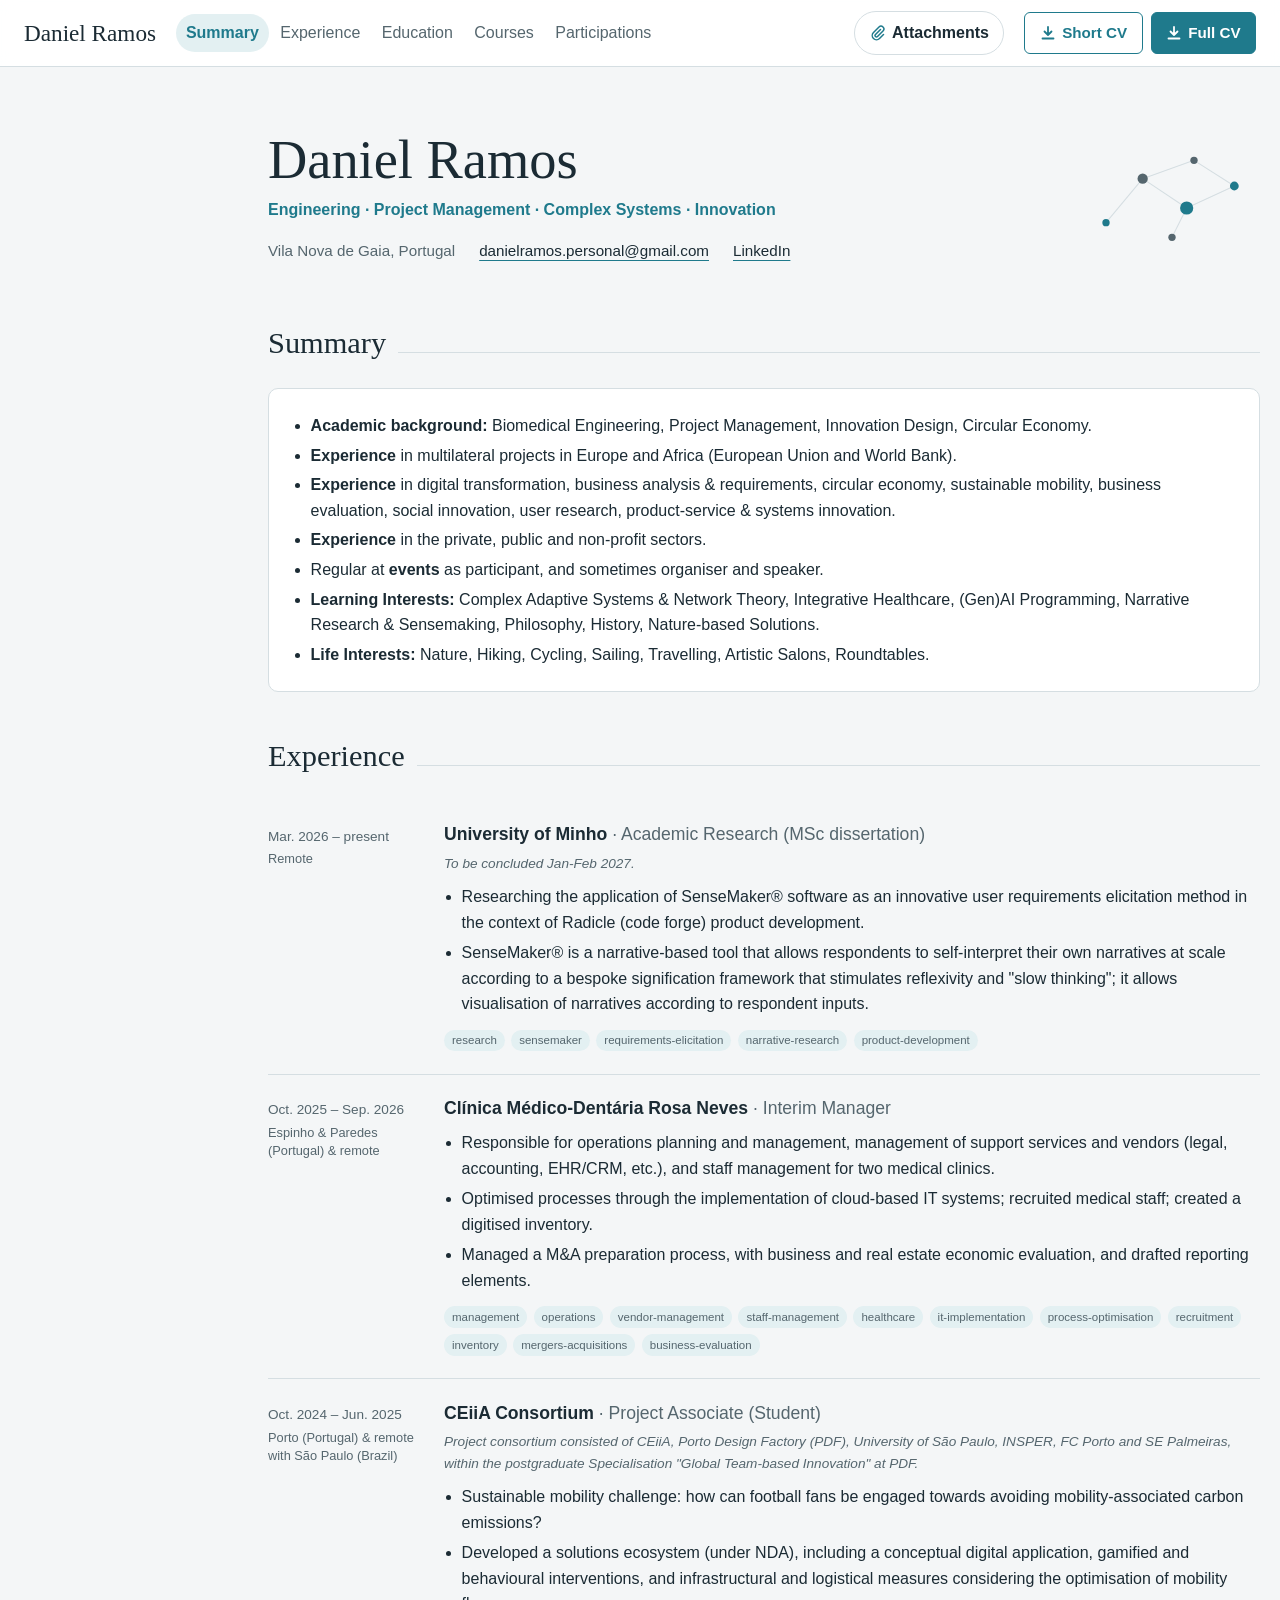
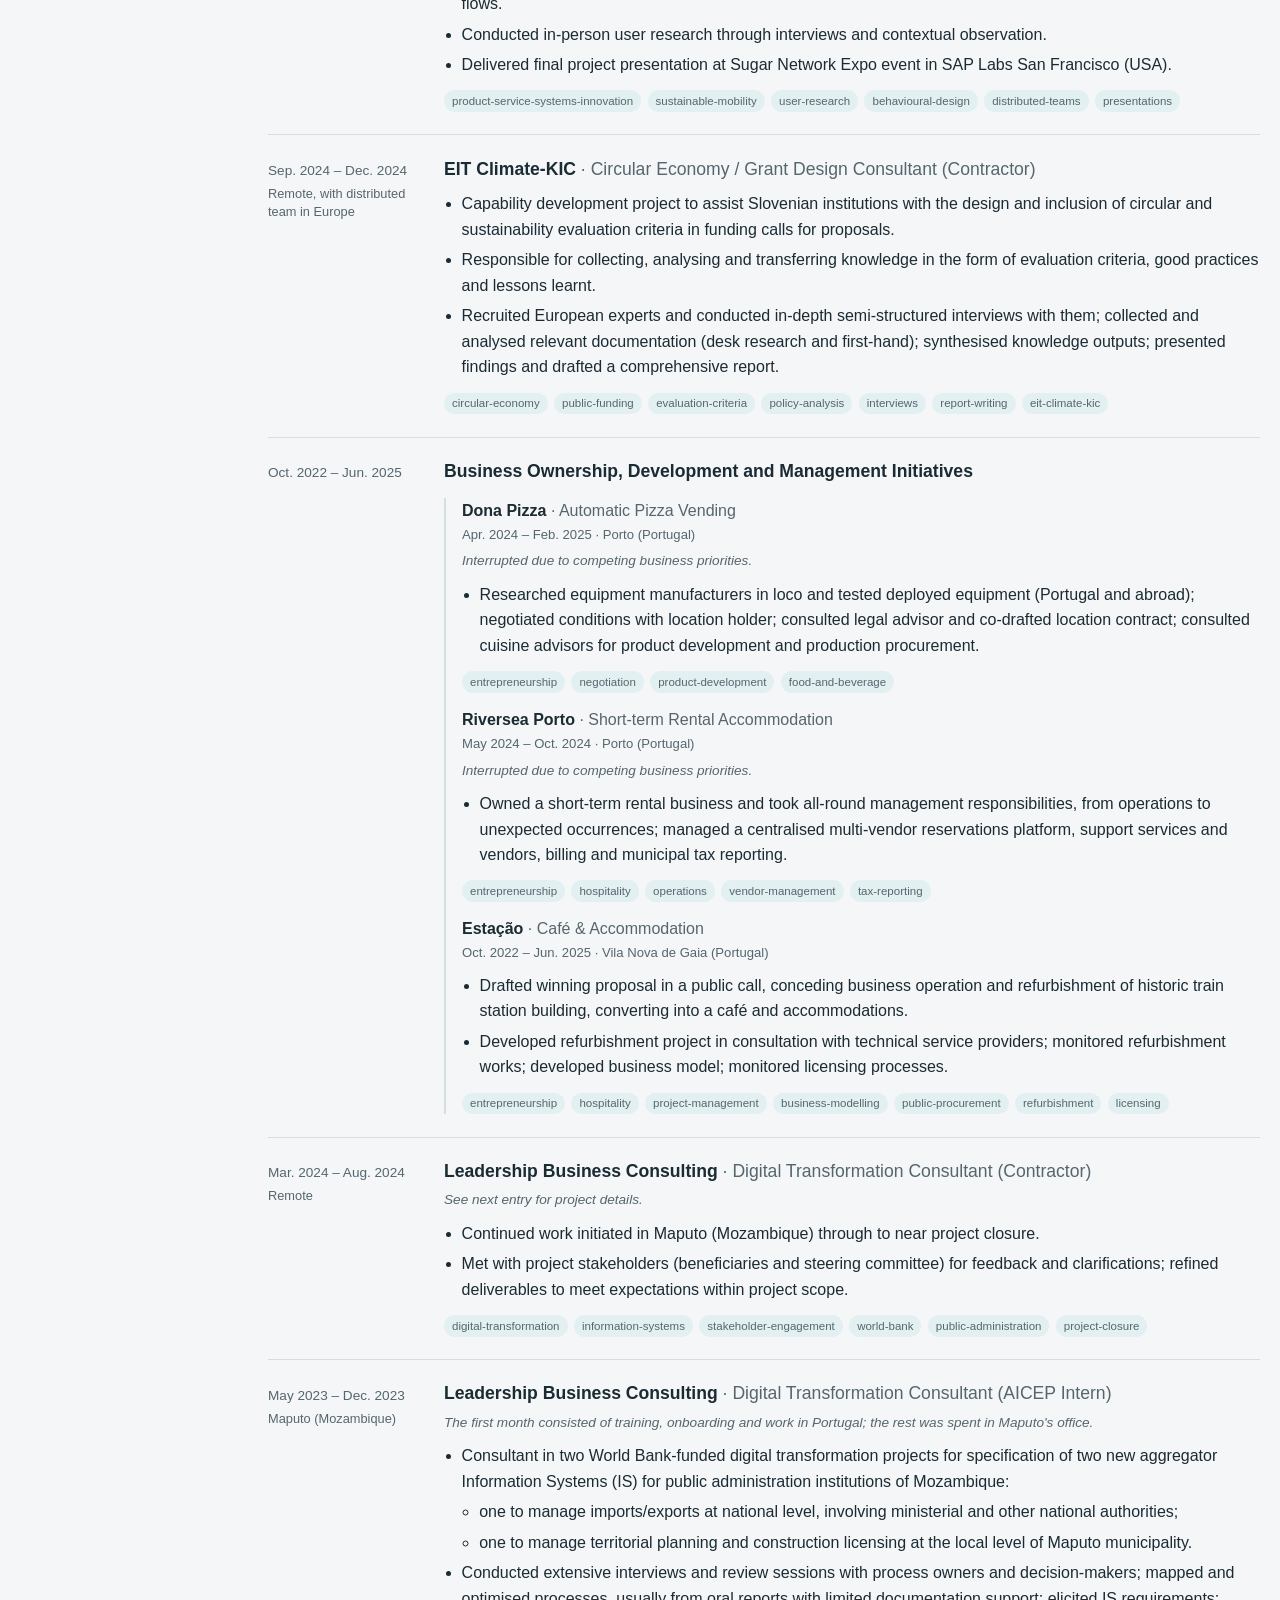
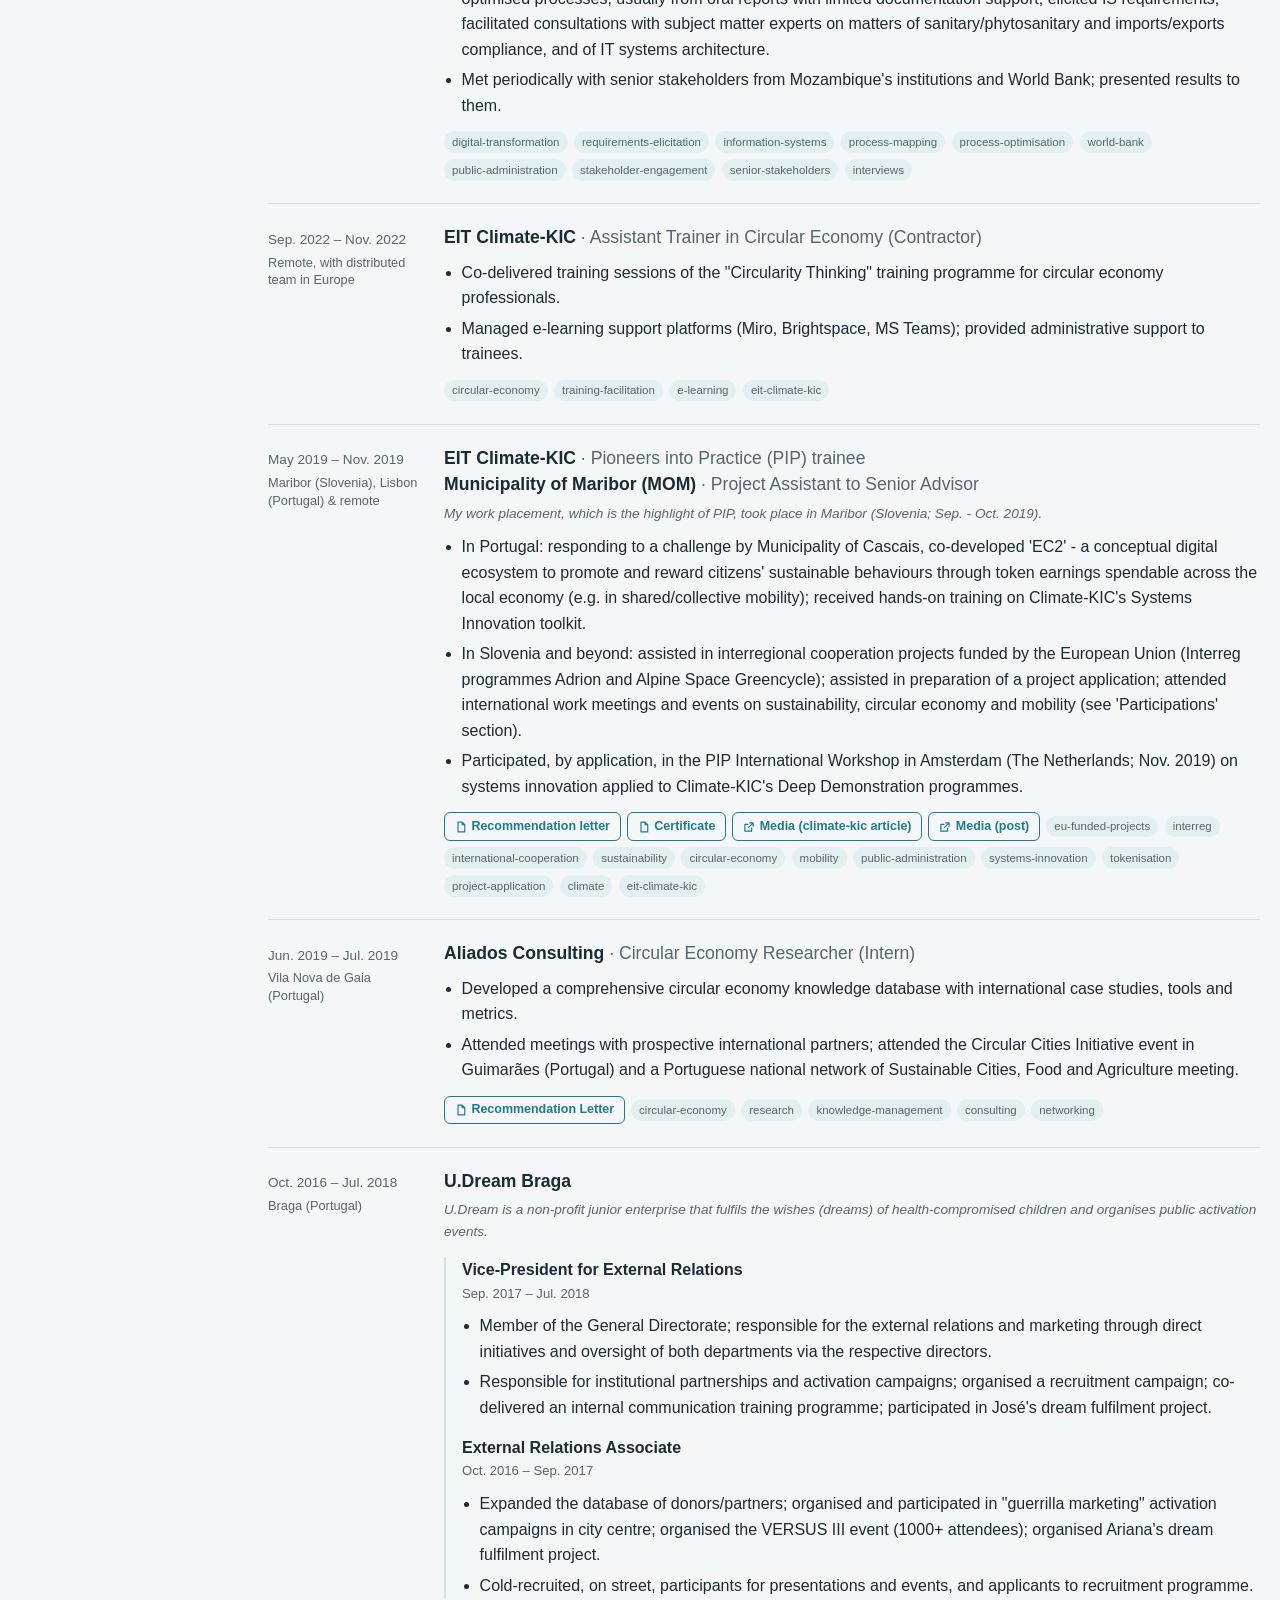
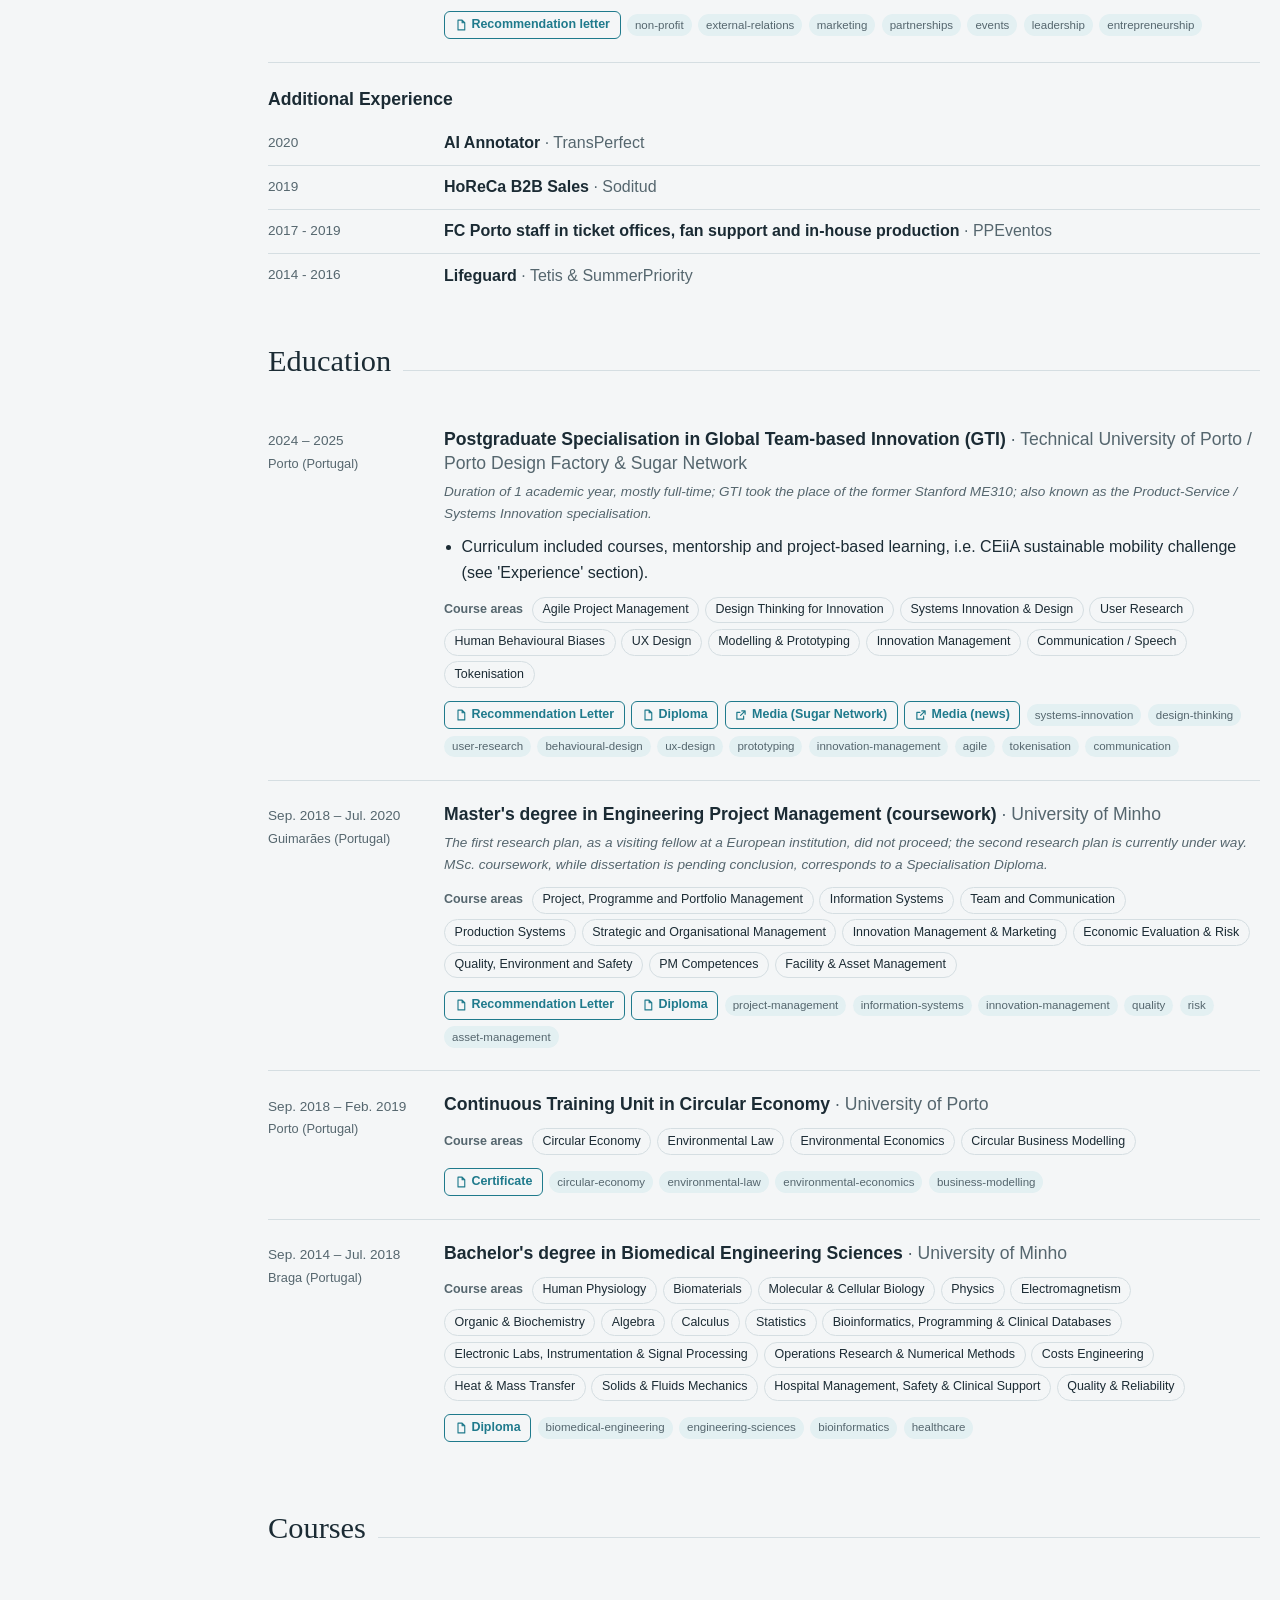
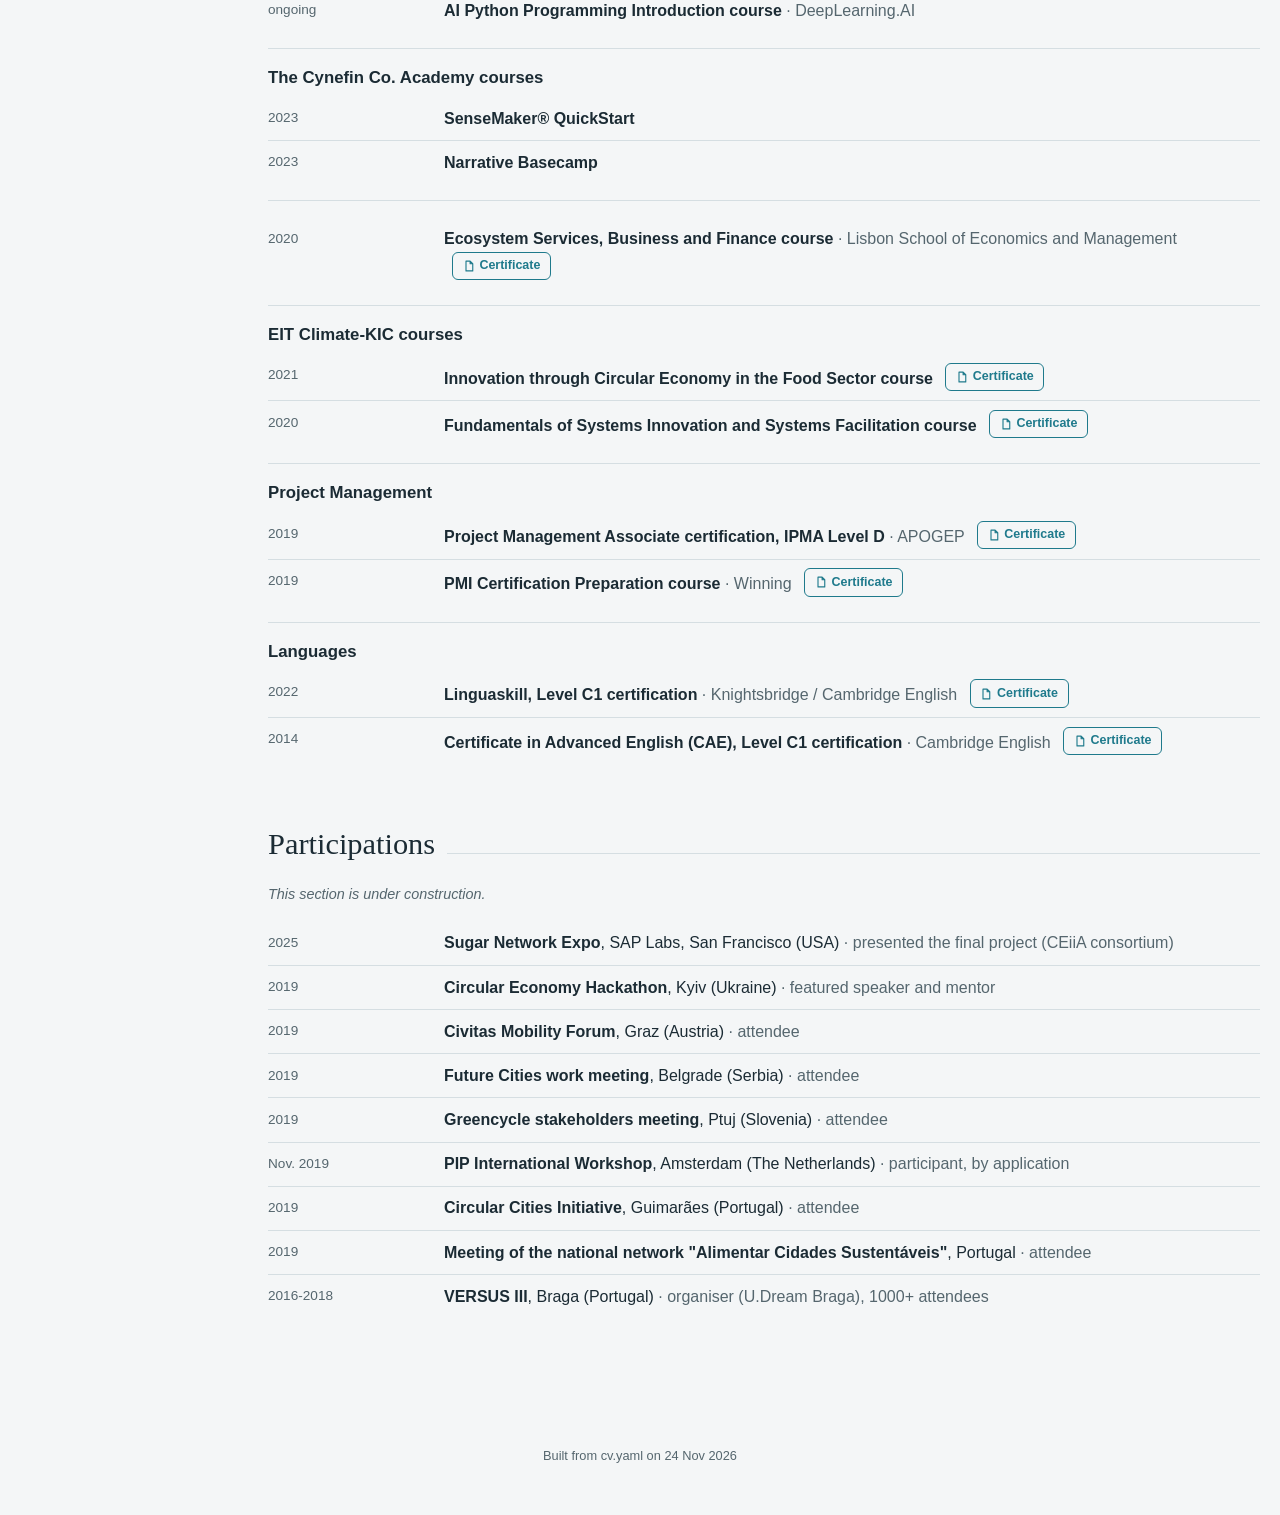
<file: index.html>
<!DOCTYPE html>
<html lang="en">
<head>
<meta charset="utf-8">
<meta name="viewport" content="width=device-width, initial-scale=1">
<title>Daniel Ramos: CV</title>
<meta name="description" content="Extended CV of Daniel Ramos: experience, education, participations and credentials.">
<link rel="stylesheet" href="style.css">
</head>
<body>

<svg width="0" height="0" style="position:absolute" aria-hidden="true">
  <symbol id="i-dl" viewBox="0 0 16 16"><path d="M8 2v8m0 0L4.5 6.5M8 10l3.5-3.5M2.5 13.5h11" stroke="currentColor" stroke-width="1.8" fill="none" stroke-linecap="round" stroke-linejoin="round"/></symbol>
  <symbol id="i-doc" viewBox="0 0 16 16"><path d="M4 1.5h5.5L13 5v9.5H4z M9.5 1.5V5H13" stroke="currentColor" stroke-width="1.5" fill="none" stroke-linejoin="round"/></symbol>
  <symbol id="i-link" viewBox="0 0 16 16"><path d="M9 2.5h4.5V7M13.5 2.5L7.5 8.5M11.5 9.5v4h-9v-9h4" stroke="currentColor" stroke-width="1.6" fill="none" stroke-linecap="round" stroke-linejoin="round"/></symbol>
  <symbol id="i-clip" viewBox="0 0 16 16"><path d="M10.5 4.5l-5 5a1.4 1.4 0 0 0 2 2l5.5-5.5a2.8 2.8 0 0 0-4-4L3.5 7.5a4.2 4.2 0 0 0 6 6l4-4" stroke="currentColor" stroke-width="1.5" fill="none" stroke-linecap="round" stroke-linejoin="round"/></symbol>
  <symbol id="i-mail" viewBox="0 0 16 16"><rect x="1.5" y="3.5" width="13" height="9" rx="1.5" stroke="currentColor" stroke-width="1.5" fill="none"/><path d="M2 4.5l6 4.5 6-4.5" stroke="currentColor" stroke-width="1.5" fill="none" stroke-linejoin="round"/></symbol>
</svg>

<header class="topbar">
  <div class="topbar-inner">
    <a class="brand serif" href="#top">Daniel Ramos</a>
    <nav class="nav" aria-label="Sections">
      <a href="#summary">Summary</a>
      <a href="#experience">Experience</a>
      <a href="#education">Education</a>
      <a href="#courses">Courses</a>
      <a href="#participations">Participations</a>
    </nav>
    <a class="attach-btn" href="attachments.html"><svg><use href="#i-clip"/></svg><span>Attachments</span></a>
    <div class="downloads">
      <a class="btn ghost" href="Daniel_Ramos_CV_Short.pdf" target="_blank" rel="noopener" title="Short CV (PDF)"><svg><use href="#i-dl"/></svg><span>Short CV</span></a>
      <a class="btn primary" href="Daniel_Ramos_CV_Extended.pdf" target="_blank" rel="noopener" title="Full CV (PDF)"><svg><use href="#i-dl"/></svg><span>Full CV</span></a>
    </div>
  </div>
</header>


<div class="layout" id="top">
  <aside class="sidemenu" aria-label="Entries in this section">
    <nav id="sidemenu"></nav>
  </aside>

  <main>
    <div class="hero">
      <div>
        <h1 class="serif">Daniel Ramos</h1>
        <p class="role">Engineering · Project Management · Complex Systems · Innovation</p>
        <ul class="contact">
          <li>Vila Nova de Gaia, Portugal</li>
          <li><a href="mailto:danielramos.personal@gmail.com">danielramos.personal@gmail.com</a></li>
          <li><a href="https://linkedin.com/in/danielbpramos">LinkedIn</a></li>
        </ul>
      </div>
      <svg viewBox="0 0 240 150" aria-hidden="true">
        <path class="edge" d="M30 110 L80 50"/><path class="edge" d="M80 50 L140 90"/>
        <path class="edge" d="M80 50 L150 25"/><path class="edge" d="M140 90 L205 60"/>
        <path class="edge" d="M140 90 L120 130"/><path class="edge" d="M150 25 L205 60"/>
        <circle class="node" cx="30" cy="110" r="5"/><circle class="node quiet" cx="80" cy="50" r="7"/>
        <circle class="node" cx="140" cy="90" r="9"/><circle class="node quiet" cx="150" cy="25" r="5"/>
        <circle class="node" cx="205" cy="60" r="6"/><circle class="node quiet" cx="120" cy="130" r="5"/>
      </svg>
    </div>

    <section class="cv" id="summary" data-label="Summary">
      <h2 class="serif">Summary</h2>
      <div class="card">
        <ul>
          <li><b>Academic background:</b> Biomedical Engineering, Project Management, Innovation Design, Circular Economy.</li>
          <li><b>Experience</b> in multilateral projects in Europe and Africa (European Union and World Bank).</li>
          <li><b>Experience</b> in digital transformation, business analysis &amp; requirements, circular economy, sustainable mobility, business evaluation, social innovation, user research, product-service &amp; systems innovation.</li>
          <li><b>Experience</b> in the private, public and non-profit sectors.</li>
          <li>Regular at <b>events</b> as participant, and sometimes organiser and speaker.</li>
          <li><b>Learning Interests:</b> Complex Adaptive Systems &amp; Network Theory, Integrative Healthcare, (Gen)AI Programming, Narrative Research &amp; Sensemaking, Philosophy, History, Nature-based Solutions.</li>
          <li><b>Life Interests:</b> Nature, Hiking, Cycling, Sailing, Travelling, Artistic Salons, Roundtables.</li>
        </ul>
      </div>
    </section>

    <section class="cv" id="experience" data-label="Experience">
      <h2 class="serif">Experience</h2>
      <article class="entry" id="minho-research" data-nav="University of Minho" data-sub="since 2026">
        <div class="when">Mar. 2026 – present<span class="where">Remote</span></div>
        <div>
          <h3><span class="org">University of Minho</span><span class="title">Academic Research (MSc dissertation)</span></h3>
          <p class="note">To be concluded Jan-Feb 2027.</p><ul>
  <li>Researching the application of SenseMaker® software as an innovative user requirements elicitation method in the context of Radicle (code forge) product development.</li>
  <li>SenseMaker® is a narrative-based tool that allows respondents to self-interpret their own narratives at scale according to a bespoke signification framework that stimulates reflexivity and &#34;slow thinking&#34;; it allows visualisation of narratives according to respondent inputs.</li>
</ul>
          <div class="meta-row"><span class="tag">research</span><span class="tag">sensemaker</span><span class="tag">requirements-elicitation</span><span class="tag">narrative-research</span><span class="tag">product-development</span></div>
        </div>
      </article>
      <article class="entry" id="rosa-neves" data-nav="Clínica Rosa Neves" data-sub="2025–26">
        <div class="when">Oct. 2025 – Sep. 2026<span class="where">Espinho &amp; Paredes (Portugal) &amp; remote</span></div>
        <div>
          <h3><span class="org">Clínica Médico-Dentária Rosa Neves</span><span class="title">Interim Manager</span></h3><ul>
  <li>Responsible for operations planning and management, management of support services and vendors (legal, accounting, EHR/CRM, etc.), and staff management for two medical clinics.</li>
  <li>Optimised processes through the implementation of cloud-based IT systems; recruited medical staff; created a digitised inventory.</li>
  <li>Managed a M&amp;A preparation process, with business and real estate economic evaluation, and drafted reporting elements.</li>
</ul>
          <div class="meta-row"><span class="tag">management</span><span class="tag">operations</span><span class="tag">vendor-management</span><span class="tag">staff-management</span><span class="tag">healthcare</span><span class="tag">it-implementation</span><span class="tag">process-optimisation</span><span class="tag">recruitment</span><span class="tag">inventory</span><span class="tag">mergers-acquisitions</span><span class="tag">business-evaluation</span></div>
        </div>
      </article>
      <article class="entry" id="ceiia" data-nav="CEiiA Consortium" data-sub="2024–25">
        <div class="when">Oct. 2024 – Jun. 2025<span class="where">Porto (Portugal) &amp; remote with São Paulo (Brazil)</span></div>
        <div>
          <h3><span class="org">CEiiA Consortium</span><span class="title">Project Associate (Student)</span></h3>
          <p class="note">Project consortium consisted of CEiiA, Porto Design Factory (PDF), University of São Paulo, INSPER, FC Porto and SE Palmeiras, within the postgraduate Specialisation &#34;Global Team-based Innovation&#34; at PDF.</p><ul>
  <li>Sustainable mobility challenge: how can football fans be engaged towards avoiding mobility-associated carbon emissions?</li>
  <li>Developed a solutions ecosystem (under NDA), including a conceptual digital application, gamified and behavioural interventions, and infrastructural and logistical measures considering the optimisation of mobility flows.</li>
  <li>Conducted in-person user research through interviews and contextual observation.</li>
  <li>Delivered final project presentation at Sugar Network Expo event in SAP Labs San Francisco (USA).</li>
</ul>
          <div class="meta-row"><span class="tag">product-service-systems-innovation</span><span class="tag">sustainable-mobility</span><span class="tag">user-research</span><span class="tag">behavioural-design</span><span class="tag">distributed-teams</span><span class="tag">presentations</span></div>
        </div>
      </article>
      <article class="entry" id="eit-grant-design" data-nav="EIT Climate-KIC" data-sub="2024">
        <div class="when">Sep. 2024 – Dec. 2024<span class="where">Remote, with distributed team in Europe</span></div>
        <div>
          <h3><span class="org">EIT Climate-KIC</span><span class="title">Circular Economy / Grant Design Consultant (Contractor)</span></h3><ul>
  <li>Capability development project to assist Slovenian institutions with the design and inclusion of circular and sustainability evaluation criteria in funding calls for proposals.</li>
  <li>Responsible for collecting, analysing and transferring knowledge in the form of evaluation criteria, good practices and lessons learnt.</li>
  <li>Recruited European experts and conducted in-depth semi-structured interviews with them; collected and analysed relevant documentation (desk research and first-hand); synthesised knowledge outputs; presented findings and drafted a comprehensive report.</li>
</ul>
          <div class="meta-row"><span class="tag">circular-economy</span><span class="tag">public-funding</span><span class="tag">evaluation-criteria</span><span class="tag">policy-analysis</span><span class="tag">interviews</span><span class="tag">report-writing</span><span class="tag">eit-climate-kic</span></div>
        </div>
      </article>
      <article class="entry" id="ventures" data-nav="Own ventures" data-sub="2022–25">
        <div class="when">Oct. 2022 – Jun. 2025</div>
        <div>
          <h3><span class="org">Business Ownership, Development and Management Initiatives</span></h3>
          <div class="roles">
            <div class="role-item">
              <h4>Dona Pizza <span class="sub">· Automatic Pizza Vending</span></h4>
              <div class="dates">Apr. 2024 – Feb. 2025 · Porto (Portugal)</div>
              <p class="note">Interrupted due to competing business priorities.</p><ul>
  <li>Researched equipment manufacturers in loco and tested deployed equipment (Portugal and abroad); negotiated conditions with location holder; consulted legal advisor and co-drafted location contract; consulted cuisine advisors for product development and production procurement.</li>
</ul>
              <div class="meta-row"><span class="tag">entrepreneurship</span><span class="tag">negotiation</span><span class="tag">product-development</span><span class="tag">food-and-beverage</span></div>
            </div>
            <div class="role-item">
              <h4>Riversea Porto <span class="sub">· Short-term Rental Accommodation</span></h4>
              <div class="dates">May 2024 – Oct. 2024 · Porto (Portugal)</div>
              <p class="note">Interrupted due to competing business priorities.</p><ul>
  <li>Owned a short-term rental business and took all-round management responsibilities, from operations to unexpected occurrences; managed a centralised multi-vendor reservations platform, support services and vendors, billing and municipal tax reporting.</li>
</ul>
              <div class="meta-row"><span class="tag">entrepreneurship</span><span class="tag">hospitality</span><span class="tag">operations</span><span class="tag">vendor-management</span><span class="tag">tax-reporting</span></div>
            </div>
            <div class="role-item">
              <h4>Estação <span class="sub">· Café &amp; Accommodation</span></h4>
              <div class="dates">Oct. 2022 – Jun. 2025 · Vila Nova de Gaia (Portugal)</div><ul>
  <li>Drafted winning proposal in a public call, conceding business operation and refurbishment of historic train station building, converting into a café and accommodations.</li>
  <li>Developed refurbishment project in consultation with technical service providers; monitored refurbishment works; developed business model; monitored licensing processes.</li>
</ul>
              <div class="meta-row"><span class="tag">entrepreneurship</span><span class="tag">hospitality</span><span class="tag">project-management</span><span class="tag">business-modelling</span><span class="tag">public-procurement</span><span class="tag">refurbishment</span><span class="tag">licensing</span></div>
            </div>
          </div>
          <div class="meta-row"></div>
        </div>
      </article>
      <article class="entry" id="lbc-remote" data-nav="Leadership Business Consulting" data-sub="2024">
        <div class="when">Mar. 2024 – Aug. 2024<span class="where">Remote</span></div>
        <div>
          <h3><span class="org">Leadership Business Consulting</span><span class="title">Digital Transformation Consultant (Contractor)</span></h3>
          <p class="note">See next entry for project details.</p><ul>
  <li>Continued work initiated in Maputo (Mozambique) through to near project closure.</li>
  <li>Met with project stakeholders (beneficiaries and steering committee) for feedback and clarifications; refined deliverables to meet expectations within project scope.</li>
</ul>
          <div class="meta-row"><span class="tag">digital-transformation</span><span class="tag">information-systems</span><span class="tag">stakeholder-engagement</span><span class="tag">world-bank</span><span class="tag">public-administration</span><span class="tag">project-closure</span></div>
        </div>
      </article>
      <article class="entry" id="lbc-maputo" data-nav="Leadership Business Consulting" data-sub="2023">
        <div class="when">May 2023 – Dec. 2023<span class="where">Maputo (Mozambique)</span></div>
        <div>
          <h3><span class="org">Leadership Business Consulting</span><span class="title">Digital Transformation Consultant (AICEP Intern)</span></h3>
          <p class="note">The first month consisted of training, onboarding and work in Portugal; the rest was spent in Maputo&#39;s office.</p><ul>
  <li>Consultant in two World Bank-funded digital transformation projects for specification of two new aggregator Information Systems (IS) for public administration institutions of Mozambique:<ul>
  <li>one to manage imports/exports at national level, involving ministerial and other national authorities;</li>
  <li>one to manage territorial planning and construction licensing at the local level of Maputo municipality.</li>
</ul></li>
  <li>Conducted extensive interviews and review sessions with process owners and decision-makers; mapped and optimised processes, usually from oral reports with limited documentation support; elicited IS requirements; facilitated consultations with subject matter experts on matters of sanitary/phytosanitary and imports/exports compliance, and of IT systems architecture.</li>
  <li>Met periodically with senior stakeholders from Mozambique&#39;s institutions and World Bank; presented results to them.</li>
</ul>
          <div class="meta-row"><span class="tag">digital-transformation</span><span class="tag">requirements-elicitation</span><span class="tag">information-systems</span><span class="tag">process-mapping</span><span class="tag">process-optimisation</span><span class="tag">world-bank</span><span class="tag">public-administration</span><span class="tag">stakeholder-engagement</span><span class="tag">senior-stakeholders</span><span class="tag">interviews</span></div>
        </div>
      </article>
      <article class="entry" id="eit-trainer" data-nav="EIT Climate-KIC" data-sub="2022">
        <div class="when">Sep. 2022 – Nov. 2022<span class="where">Remote, with distributed team in Europe</span></div>
        <div>
          <h3><span class="org">EIT Climate-KIC</span><span class="title">Assistant Trainer in Circular Economy (Contractor)</span></h3><ul>
  <li>Co-delivered training sessions of the &#34;Circularity Thinking&#34; training programme for circular economy professionals.</li>
  <li>Managed e-learning support platforms (Miro, Brightspace, MS Teams); provided administrative support to trainees.</li>
</ul>
          <div class="meta-row"><span class="tag">circular-economy</span><span class="tag">training-facilitation</span><span class="tag">e-learning</span><span class="tag">eit-climate-kic</span></div>
        </div>
      </article>
      <article class="entry" id="pip-maribor" data-nav="EIT Climate-KIC PIP / Maribor" data-sub="2019">
        <div class="when">May 2019 – Nov. 2019<span class="where">Maribor (Slovenia), Lisbon (Portugal) &amp; remote</span></div>
        <div>
          <h3><span class="org">EIT Climate-KIC</span><span class="title">Pioneers into Practice (PIP) trainee</span></h3>
          <h3><span class="org">Municipality of Maribor (MOM)</span><span class="title">Project Assistant to Senior Advisor</span></h3>
          <p class="note">My work placement, which is the highlight of PIP, took place in Maribor (Slovenia; Sep. - Oct. 2019).</p><ul>
  <li>In Portugal: responding to a challenge by Municipality of Cascais, co-developed &#39;EC2&#39; - a conceptual digital ecosystem to promote and reward citizens&#39; sustainable behaviours through token earnings spendable across the local economy (e.g. in shared/collective mobility); received hands-on training on Climate-KIC&#39;s Systems Innovation toolkit.</li>
  <li>In Slovenia and beyond: assisted in interregional cooperation projects funded by the European Union (Interreg programmes Adrion and Alpine Space Greencycle); assisted in preparation of a project application; attended international work meetings and events on sustainability, circular economy and mobility (see &#39;Participations&#39; section).</li>
  <li>Participated, by application, in the PIP International Workshop in Amsterdam (The Netherlands; Nov. 2019) on systems innovation applied to Climate-KIC&#39;s Deep Demonstration programmes.</li>
</ul>
          <div class="meta-row">
  <a class="attach letter" href="https://1drv.ms/b/c/8a19d365ff2f0085/IQCFAC__ZdMZIICKbTEAAAAAASNOQvRAVG5K9m9awqSDk-c?e=VgTwwV" target="_blank" rel="noopener"><svg><use href="#i-doc"/></svg>Recommendation letter</a>
  <a class="attach certificate" href="https://1drv.ms/b/c/8a19d365ff2f0085/IQCFAC__ZdMZIICKYjEAAAAAAanJF-kUmLMT4I1akM0ANhQ?e=BHGEe3" target="_blank" rel="noopener"><svg><use href="#i-doc"/></svg>Certificate</a>
  <a class="attach media" href="https://1drv.ms/b/c/8a19d365ff2f0085/IQCYS03khYY8T6g4ZEWaHvpeAVyMrxrAo3sP3s7tUxN_wU4?e=eWPwon" target="_blank" rel="noopener"><svg><use href="#i-link"/></svg>Media (climate-kic article)</a>
  <a class="attach media" href="https://www.facebook.com/climatetalent/photos/2461295827489745" target="_blank" rel="noopener"><svg><use href="#i-link"/></svg>Media (post)</a><span class="tag">eu-funded-projects</span><span class="tag">interreg</span><span class="tag">international-cooperation</span><span class="tag">sustainability</span><span class="tag">circular-economy</span><span class="tag">mobility</span><span class="tag">public-administration</span><span class="tag">systems-innovation</span><span class="tag">tokenisation</span><span class="tag">project-application</span><span class="tag">climate</span><span class="tag">eit-climate-kic</span></div>
        </div>
      </article>
      <article class="entry" id="aliados" data-nav="Aliados Consulting" data-sub="2019">
        <div class="when">Jun. 2019 – Jul. 2019<span class="where">Vila Nova de Gaia (Portugal)</span></div>
        <div>
          <h3><span class="org">Aliados Consulting</span><span class="title">Circular Economy Researcher (Intern)</span></h3><ul>
  <li>Developed a comprehensive circular economy knowledge database with international case studies, tools and metrics.</li>
  <li>Attended meetings with prospective international partners; attended the Circular Cities Initiative event in Guimarães (Portugal) and a Portuguese national network of Sustainable Cities, Food and Agriculture meeting.</li>
</ul>
          <div class="meta-row">
  <a class="attach letter" href="https://1drv.ms/b/c/8a19d365ff2f0085/IQCFAC__ZdMZIICK2jAAAAAAAa7qYZCO0xcNUeWmx-N6Ec8?e=5BIv2d" target="_blank" rel="noopener"><svg><use href="#i-doc"/></svg>Recommendation Letter</a><span class="tag">circular-economy</span><span class="tag">research</span><span class="tag">knowledge-management</span><span class="tag">consulting</span><span class="tag">networking</span></div>
        </div>
      </article>
      <article class="entry" id="udream" data-nav="U.Dream Braga" data-sub="2016–18">
        <div class="when">Oct. 2016 – Jul. 2018<span class="where">Braga (Portugal)</span></div>
        <div>
          <h3><span class="org">U.Dream Braga</span></h3>
          <p class="note">U.Dream is a non-profit junior enterprise that fulfils the wishes (dreams) of health-compromised children and organises public activation events.</p>
          <div class="roles">
            <div class="role-item">
              <h4>Vice-President for External Relations</h4>
              <div class="dates">Sep. 2017 – Jul. 2018</div><ul>
  <li>Member of the General Directorate; responsible for the external relations and marketing through direct initiatives and oversight of both departments via the respective directors.</li>
  <li>Responsible for institutional partnerships and activation campaigns; organised a recruitment campaign; co-delivered an internal communication training programme; participated in José&#39;s dream fulfilment project.</li>
</ul>
              <div class="meta-row"></div>
            </div>
            <div class="role-item">
              <h4>External Relations Associate</h4>
              <div class="dates">Oct. 2016 – Sep. 2017</div><ul>
  <li>Expanded the database of donors/partners; organised and participated in &#34;guerrilla marketing&#34; activation campaigns in city centre; organised the VERSUS III event (1000+ attendees); organised Ariana&#39;s dream fulfilment project.</li>
  <li>Cold-recruited, on street, participants for presentations and events, and applicants to recruitment programme.</li>
</ul>
              <div class="meta-row"></div>
            </div>
          </div>
          <div class="meta-row">
  <a class="attach letter" href="https://1drv.ms/b/c/8a19d365ff2f0085/IQDCbk2CPpbOQJ30gwM4-z6GAWS-Oehiyz18rhPnsIZKDbU?e=FUuwaA" target="_blank" rel="noopener"><svg><use href="#i-doc"/></svg>Recommendation letter</a><span class="tag">non-profit</span><span class="tag">external-relations</span><span class="tag">marketing</span><span class="tag">partnerships</span><span class="tag">events</span><span class="tag">leadership</span><span class="tag">entrepreneurship</span></div>
        </div>
      </article>
      <div class="other" id="other" data-nav="Other" data-sub="Additional experience">
        <h3>Additional Experience</h3>
        <ul class="list">
          <li><span class="date">2020</span><span><span class="what">AI Annotator</span> <span class="detail">· TransPerfect</span></span></li>
          <li><span class="date">2019</span><span><span class="what">HoReCa B2B Sales</span> <span class="detail">· Soditud</span></span></li>
          <li><span class="date">2017 - 2019</span><span><span class="what">FC Porto staff in ticket offices, fan support and in-house production</span> <span class="detail">· PPEventos</span></span></li>
          <li><span class="date">2014 - 2016</span><span><span class="what">Lifeguard</span> <span class="detail">· Tetis &amp; SummerPriority</span></span></li>
        </ul>
      </div>
    </section>

    <section class="cv" id="education" data-label="Education">
      <h2 class="serif">Education</h2>
      <article class="entry" id="gti" data-nav="Global Team-based Innovation" data-sub="2024–25">
        <div class="when">2024 – 2025<span class="where">Porto (Portugal)</span></div>
        <div>
          <h3><span class="org">Postgraduate Specialisation in Global Team-based Innovation (GTI)</span><span class="title">Technical University of Porto / Porto Design Factory &amp; Sugar Network</span></h3>
          <p class="note">Duration of 1 academic year, mostly full-time; GTI took the place of the former Stanford ME310; also known as the Product-Service / Systems Innovation specialisation.</p><ul>
  <li>Curriculum included courses, mentorship and project-based learning, i.e. CEiiA sustainable mobility challenge (see &#39;Experience&#39; section).</li>
</ul>
          <div class="courses"><span class="courses-label">Course areas</span><span class="tag course">Agile Project Management</span><span class="tag course">Design Thinking for Innovation</span><span class="tag course">Systems Innovation &amp; Design</span><span class="tag course">User Research</span><span class="tag course">Human Behavioural Biases</span><span class="tag course">UX Design</span><span class="tag course">Modelling &amp; Prototyping</span><span class="tag course">Innovation Management</span><span class="tag course">Communication / Speech</span><span class="tag course">Tokenisation</span></div>
          <div class="meta-row">
  <a class="attach letter" href="https://1drv.ms/b/c/8a19d365ff2f0085/IQBEGL6NyKgfRL-zOfK8lyE1AaFZSm6fugpn64TIP8Hmy8U?e=7qaSgp" target="_blank" rel="noopener"><svg><use href="#i-doc"/></svg>Recommendation Letter</a>
  <a class="attach diploma" href="https://1drv.ms/b/c/8a19d365ff2f0085/IQAZ__gUfQxmQ6egG7L5T5vZAePhuOZ6kyyXT2YF9s0ZL8Y?e=KC00TI" target="_blank" rel="noopener"><svg><use href="#i-doc"/></svg>Diploma</a>
  <a class="attach media" href="https://www.sugar-network.org/en/projects/player-0-2024-25/" target="_blank" rel="noopener"><svg><use href="#i-link"/></svg>Media (Sugar Network)</a>
  <a class="attach media" href="https://www.utporto.pt/noticias/equipas-da-pos-graduacao-em-gti-da-porto-design-factory-representaram-portugal-na-sugar-expo-na-sap-labs" target="_blank" rel="noopener"><svg><use href="#i-link"/></svg>Media (news)</a><span class="tag">systems-innovation</span><span class="tag">design-thinking</span><span class="tag">user-research</span><span class="tag">behavioural-design</span><span class="tag">ux-design</span><span class="tag">prototyping</span><span class="tag">innovation-management</span><span class="tag">agile</span><span class="tag">tokenisation</span><span class="tag">communication</span></div>
        </div>
      </article>
      <article class="entry" id="minho-msc" data-nav="MSc Engineering Project Management" data-sub="2018–20">
        <div class="when">Sep. 2018 – Jul. 2020<span class="where">Guimarães (Portugal)</span></div>
        <div>
          <h3><span class="org">Master&#39;s degree in Engineering Project Management (coursework)</span><span class="title">University of Minho</span></h3>
          <p class="note">The first research plan, as a visiting fellow at a European institution, did not proceed; the second research plan is currently under way. MSc. coursework, while dissertation is pending conclusion, corresponds to a Specialisation Diploma.</p>
          <div class="courses"><span class="courses-label">Course areas</span><span class="tag course">Project, Programme and Portfolio Management</span><span class="tag course">Information Systems</span><span class="tag course">Team and Communication</span><span class="tag course">Production Systems</span><span class="tag course">Strategic and Organisational Management</span><span class="tag course">Innovation Management &amp; Marketing</span><span class="tag course">Economic Evaluation &amp; Risk</span><span class="tag course">Quality, Environment and Safety</span><span class="tag course">PM Competences</span><span class="tag course">Facility &amp; Asset Management</span></div>
          <div class="meta-row">
  <a class="attach letter" href="https://1drv.ms/b/c/8a19d365ff2f0085/IQCFAC__ZdMZIICK1TAAAAAAAQmV-MOcIYuGYQikG_oNJPg?e=5DW09a" target="_blank" rel="noopener"><svg><use href="#i-doc"/></svg>Recommendation Letter</a>
  <a class="attach diploma" href="https://1drv.ms/b/c/8a19d365ff2f0085/IQCFAC__ZdMZIICK_zAAAAAAAa4hBTPDi0F5Zc9U_c535tE?e=Ae9fyc" target="_blank" rel="noopener"><svg><use href="#i-doc"/></svg>Diploma</a><span class="tag">project-management</span><span class="tag">information-systems</span><span class="tag">innovation-management</span><span class="tag">quality</span><span class="tag">risk</span><span class="tag">asset-management</span></div>
        </div>
      </article>
      <article class="entry" id="porto-ce" data-nav="Circular Economy training" data-sub="2018–19">
        <div class="when">Sep. 2018 – Feb. 2019<span class="where">Porto (Portugal)</span></div>
        <div>
          <h3><span class="org">Continuous Training Unit in Circular Economy</span><span class="title">University of Porto</span></h3>
          <div class="courses"><span class="courses-label">Course areas</span><span class="tag course">Circular Economy</span><span class="tag course">Environmental Law</span><span class="tag course">Environmental Economics</span><span class="tag course">Circular Business Modelling</span></div>
          <div class="meta-row">
  <a class="attach certificate" href="https://1drv.ms/b/c/8a19d365ff2f0085/IQCFAC__ZdMZIICKYTEAAAAAAaoWytsm_MpcPcVce4tJ9nI?e=7B6Rbu" target="_blank" rel="noopener"><svg><use href="#i-doc"/></svg>Certificate</a><span class="tag">circular-economy</span><span class="tag">environmental-law</span><span class="tag">environmental-economics</span><span class="tag">business-modelling</span></div>
        </div>
      </article>
      <article class="entry" id="minho-bsc" data-nav="BSc Biomedical Engineering" data-sub="2014–18">
        <div class="when">Sep. 2014 – Jul. 2018<span class="where">Braga (Portugal)</span></div>
        <div>
          <h3><span class="org">Bachelor&#39;s degree in Biomedical Engineering Sciences</span><span class="title">University of Minho</span></h3>
          <div class="courses"><span class="courses-label">Course areas</span><span class="tag course">Human Physiology</span><span class="tag course">Biomaterials</span><span class="tag course">Molecular &amp; Cellular Biology</span><span class="tag course">Physics</span><span class="tag course">Electromagnetism</span><span class="tag course">Organic &amp; Biochemistry</span><span class="tag course">Algebra</span><span class="tag course">Calculus</span><span class="tag course">Statistics</span><span class="tag course">Bioinformatics, Programming &amp; Clinical Databases</span><span class="tag course">Electronic Labs, Instrumentation &amp; Signal Processing</span><span class="tag course">Operations Research &amp; Numerical Methods</span><span class="tag course">Costs Engineering</span><span class="tag course">Heat &amp; Mass Transfer</span><span class="tag course">Solids &amp; Fluids Mechanics</span><span class="tag course">Hospital Management, Safety &amp; Clinical Support</span><span class="tag course">Quality &amp; Reliability</span></div>
          <div class="meta-row">
  <a class="attach diploma" href="https://1drv.ms/b/c/8a19d365ff2f0085/IQCFAC__ZdMZIICKmjIAAAAAASsOIps8ejfi1RgfZ1IafG0?e=FFdeP1" target="_blank" rel="noopener"><svg><use href="#i-doc"/></svg>Diploma</a><span class="tag">biomedical-engineering</span><span class="tag">engineering-sciences</span><span class="tag">bioinformatics</span><span class="tag">healthcare</span></div>
        </div>
      </article>
    </section>

    <section class="cv" id="courses" data-label="Courses">
      <h2 class="serif">Courses</h2>
      <div class="cert-group" id="cert-ai-python" data-nav="AI Python Programming Introduction course">
        <ul class="list">
          <li><span class="date">ongoing</span><span><span class="what">AI Python Programming Introduction course</span> <span class="detail">· DeepLearning.AI</span></span></li>
        </ul>
      </div>
      <div class="cert-group" id="cert-cynefin" data-nav="The Cynefin Co. Academy courses">
        <h3>The Cynefin Co. Academy courses</h3>
        <ul class="list">
          <li><span class="date">2023</span><span><span class="what">SenseMaker® QuickStart</span></span></li>
          <li><span class="date">2023</span><span><span class="what">Narrative Basecamp</span></span></li>
        </ul>
      </div>
      <div class="cert-group" id="cert-ecosystem" data-nav="Ecosystem Services, Business and Finance course">
        <ul class="list">
          <li><span class="date">2020</span><span><span class="what">Ecosystem Services, Business and Finance course</span> <span class="detail">· Lisbon School of Economics and Management</span>
  <a class="attach certificate" href="https://1drv.ms/b/c/8a19d365ff2f0085/IQCFAC__ZdMZIICKJDEAAAAAAQEb_wWhQ5sRZAE-PZomFJo?e=vX9jX9" target="_blank" rel="noopener"><svg><use href="#i-doc"/></svg>Certificate</a></span></li>
        </ul>
      </div>
      <div class="cert-group" id="cert-eit" data-nav="EIT Climate-KIC courses">
        <h3>EIT Climate-KIC courses</h3>
        <ul class="list">
          <li><span class="date">2021</span><span><span class="what">Innovation through Circular Economy in the Food Sector course</span>
  <a class="attach certificate" href="https://1drv.ms/b/c/8a19d365ff2f0085/IQCFAC__ZdMZIICKxjAAAAAAAcHYHtZisJdecreUQ5Jr77A?e=4G8CSu" target="_blank" rel="noopener"><svg><use href="#i-doc"/></svg>Certificate</a></span></li>
          <li><span class="date">2020</span><span><span class="what">Fundamentals of Systems Innovation and Systems Facilitation course</span>
  <a class="attach certificate" href="https://1drv.ms/b/c/8a19d365ff2f0085/IQCFAC__ZdMZIICKxzAAAAAAAZLNVsC9-7udCSAOjJqWs4E?e=PAfp8i" target="_blank" rel="noopener"><svg><use href="#i-doc"/></svg>Certificate</a></span></li>
        </ul>
      </div>
      <div class="cert-group" id="cert-pm" data-nav="Project Management">
        <h3>Project Management</h3>
        <ul class="list">
          <li><span class="date">2019</span><span><span class="what">Project Management Associate certification, IPMA Level D</span> <span class="detail">· APOGEP</span>
  <a class="attach certificate" href="https://1drv.ms/b/c/8a19d365ff2f0085/IQCFAC__ZdMZIICK9DAAAAAAAffGWIj_XI_co0VE6pxFzoQ?e=I4Qk68" target="_blank" rel="noopener"><svg><use href="#i-doc"/></svg>Certificate</a></span></li>
          <li><span class="date">2019</span><span><span class="what">PMI Certification Preparation course</span> <span class="detail">· Winning</span>
  <a class="attach certificate" href="https://1drv.ms/b/c/8a19d365ff2f0085/IQCFAC__ZdMZIICKIjEAAAAAAYeTbyKiJKqz0iAod7VzXZA?e=8d17OD" target="_blank" rel="noopener"><svg><use href="#i-doc"/></svg>Certificate</a></span></li>
        </ul>
      </div>
      <div class="cert-group" id="cert-languages" data-nav="Languages">
        <h3>Languages</h3>
        <ul class="list">
          <li><span class="date">2022</span><span><span class="what">Linguaskill, Level C1 certification</span> <span class="detail">· Knightsbridge / Cambridge English</span>
  <a class="attach certificate" href="https://1drv.ms/b/c/8a19d365ff2f0085/IQCFAC__ZdMZIICK4jEAAAAAATKOk4wrvXovXDhd3HeIiv8?e=HlVT4R" target="_blank" rel="noopener"><svg><use href="#i-doc"/></svg>Certificate</a></span></li>
          <li><span class="date">2014</span><span><span class="what">Certificate in Advanced English (CAE), Level C1 certification</span> <span class="detail">· Cambridge English</span>
  <a class="attach certificate" href="https://1drv.ms/b/c/8a19d365ff2f0085/IQCFAC__ZdMZIICKzjAAAAAAAQDxrmFy7xjrei_ZGdTbXGs?e=qH5wQq" target="_blank" rel="noopener"><svg><use href="#i-doc"/></svg>Certificate</a></span></li>
        </ul>
      </div>
    </section>

    <section class="cv" id="participations" data-label="Participations">
      <h2 class="serif">Participations</h2>
      <p class="section-note">This section is under construction.</p>
      <ul class="list">
        <li><span class="date">2025</span><span><span class="what">Sugar Network Expo</span>, SAP Labs, San Francisco (USA) <span class="detail">· presented the final project (CEiiA consortium)</span></span></li>
        <li><span class="date">2019</span><span><span class="what">Circular Economy Hackathon</span>, Kyiv (Ukraine) <span class="detail">· featured speaker and mentor</span></span></li>
        <li><span class="date">2019</span><span><span class="what">Civitas Mobility Forum</span>, Graz (Austria) <span class="detail">· attendee</span></span></li>
        <li><span class="date">2019</span><span><span class="what">Future Cities work meeting</span>, Belgrade (Serbia) <span class="detail">· attendee</span></span></li>
        <li><span class="date">2019</span><span><span class="what">Greencycle stakeholders meeting</span>, Ptuj (Slovenia) <span class="detail">· attendee</span></span></li>
        <li><span class="date">Nov. 2019</span><span><span class="what">PIP International Workshop</span>, Amsterdam (The Netherlands) <span class="detail">· participant, by application</span></span></li>
        <li><span class="date">2019</span><span><span class="what">Circular Cities Initiative</span>, Guimarães (Portugal) <span class="detail">· attendee</span></span></li>
        <li><span class="date">2019</span><span><span class="what">Meeting of the national network &#34;Alimentar Cidades Sustentáveis&#34;</span>, Portugal <span class="detail">· attendee</span></span></li>
        <li><span class="date">2016-2018</span><span><span class="what">VERSUS III</span>, Braga (Portugal) <span class="detail">· organiser (U.Dream Braga), 1000+ attendees</span></span></li>
      </ul>
    </section>

  </main>
</div>


<footer>Built from cv.yaml on 24 Nov 2026</footer>
<script src="script.js"></script>
</body>
</html>
</file>
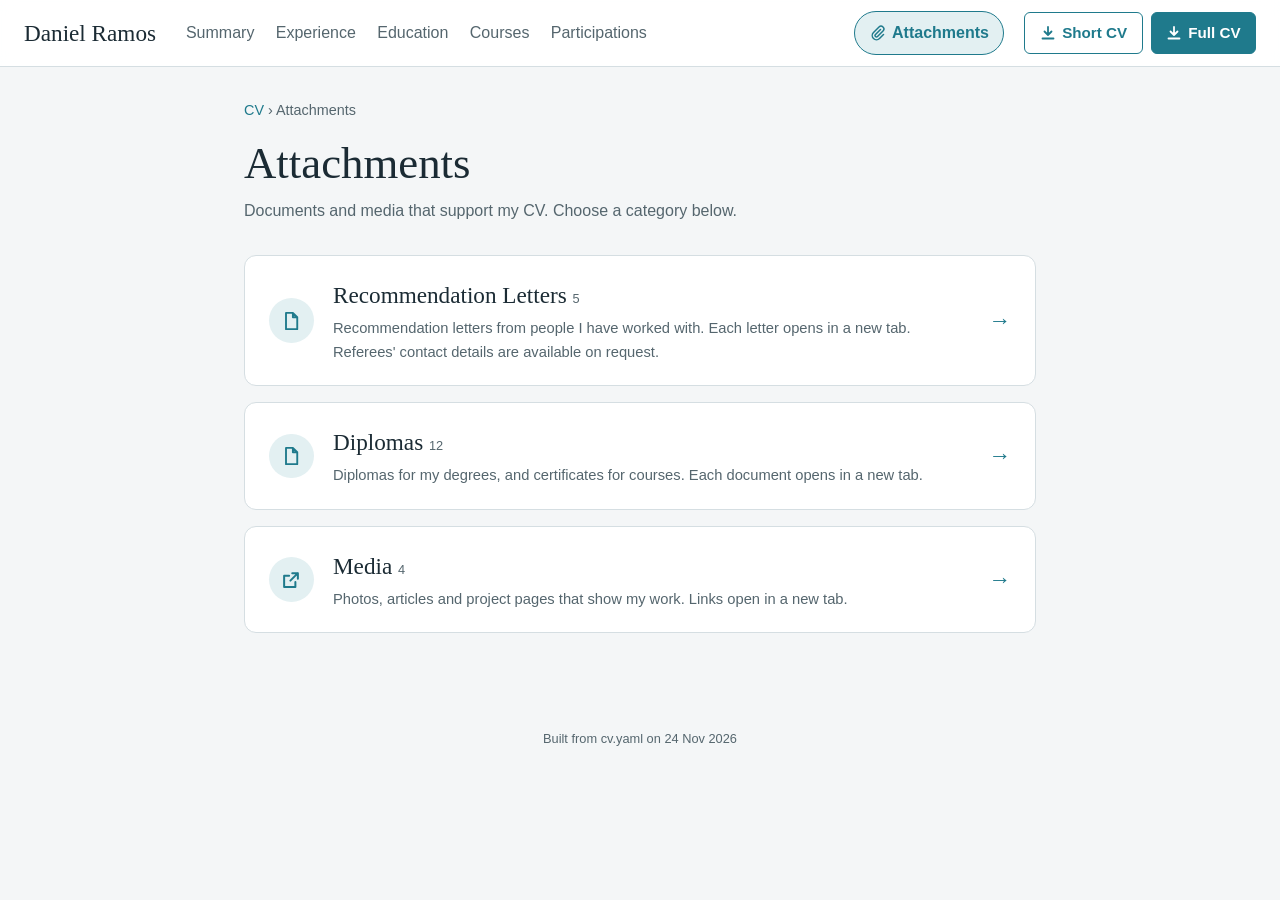
<file: attachments.html>
<!DOCTYPE html>
<html lang="en">
<head>
<meta charset="utf-8">
<meta name="viewport" content="width=device-width, initial-scale=1">
<title>Attachments: Daniel Ramos</title>
<meta name="description" content="Attachments supporting the CV of Daniel Ramos: recommendation letters, diplomas and media.">
<link rel="stylesheet" href="style.css">
</head>
<body>

<svg width="0" height="0" style="position:absolute" aria-hidden="true">
  <symbol id="i-dl" viewBox="0 0 16 16"><path d="M8 2v8m0 0L4.5 6.5M8 10l3.5-3.5M2.5 13.5h11" stroke="currentColor" stroke-width="1.8" fill="none" stroke-linecap="round" stroke-linejoin="round"/></symbol>
  <symbol id="i-doc" viewBox="0 0 16 16"><path d="M4 1.5h5.5L13 5v9.5H4z M9.5 1.5V5H13" stroke="currentColor" stroke-width="1.5" fill="none" stroke-linejoin="round"/></symbol>
  <symbol id="i-link" viewBox="0 0 16 16"><path d="M9 2.5h4.5V7M13.5 2.5L7.5 8.5M11.5 9.5v4h-9v-9h4" stroke="currentColor" stroke-width="1.6" fill="none" stroke-linecap="round" stroke-linejoin="round"/></symbol>
  <symbol id="i-clip" viewBox="0 0 16 16"><path d="M10.5 4.5l-5 5a1.4 1.4 0 0 0 2 2l5.5-5.5a2.8 2.8 0 0 0-4-4L3.5 7.5a4.2 4.2 0 0 0 6 6l4-4" stroke="currentColor" stroke-width="1.5" fill="none" stroke-linecap="round" stroke-linejoin="round"/></symbol>
  <symbol id="i-mail" viewBox="0 0 16 16"><rect x="1.5" y="3.5" width="13" height="9" rx="1.5" stroke="currentColor" stroke-width="1.5" fill="none"/><path d="M2 4.5l6 4.5 6-4.5" stroke="currentColor" stroke-width="1.5" fill="none" stroke-linejoin="round"/></symbol>
</svg>

<header class="topbar">
  <div class="topbar-inner">
    <a class="brand serif" href="index.html#top">Daniel Ramos</a>
    <nav class="nav" aria-label="Sections">
      <a href="index.html#summary">Summary</a>
      <a href="index.html#experience">Experience</a>
      <a href="index.html#education">Education</a>
      <a href="index.html#courses">Courses</a>
      <a href="index.html#participations">Participations</a>
    </nav>
    <a class="attach-btn active" href="attachments.html" aria-current="page"><svg><use href="#i-clip"/></svg><span>Attachments</span></a>
    <div class="downloads">
      <a class="btn ghost" href="Daniel_Ramos_CV_Short.pdf" target="_blank" rel="noopener" title="Short CV (PDF)"><svg><use href="#i-dl"/></svg><span>Short CV</span></a>
      <a class="btn primary" href="Daniel_Ramos_CV_Extended.pdf" target="_blank" rel="noopener" title="Full CV (PDF)"><svg><use href="#i-dl"/></svg><span>Full CV</span></a>
    </div>
  </div>
</header>


<main class="subpage">
  <p class="back"><a href="index.html">CV</a> › Attachments</p>
  <h1 class="serif">Attachments</h1>
  <p class="intro">Documents and media that support my CV. Choose a category below.</p>

  <ul class="hub-list">
    <li>
      <a class="hub-card" href="letters.html">
        <span class="hub-icon"><svg><use href="#i-doc"/></svg></span>
        <span class="hub-text">
          <span class="hub-title serif">Recommendation Letters <span class="count">5</span></span>
          <span class="hub-intro">Recommendation letters from people I have worked with. Each letter opens in a new tab. Referees&#39; contact details are available on request.</span>
        </span>
        <span class="hub-arrow" aria-hidden="true">→</span>
      </a>
    </li>
    <li>
      <a class="hub-card" href="diplomas.html">
        <span class="hub-icon"><svg><use href="#i-doc"/></svg></span>
        <span class="hub-text">
          <span class="hub-title serif">Diplomas <span class="count">12</span></span>
          <span class="hub-intro">Diplomas for my degrees, and certificates for courses. Each document opens in a new tab.</span>
        </span>
        <span class="hub-arrow" aria-hidden="true">→</span>
      </a>
    </li>
    <li>
      <a class="hub-card" href="media.html">
        <span class="hub-icon"><svg><use href="#i-link"/></svg></span>
        <span class="hub-text">
          <span class="hub-title serif">Media <span class="count">4</span></span>
          <span class="hub-intro">Photos, articles and project pages that show my work. Links open in a new tab.</span>
        </span>
        <span class="hub-arrow" aria-hidden="true">→</span>
      </a>
    </li>
  </ul>
</main>


<footer>Built from cv.yaml on 24 Nov 2026</footer>

</body>
</html>
</file>
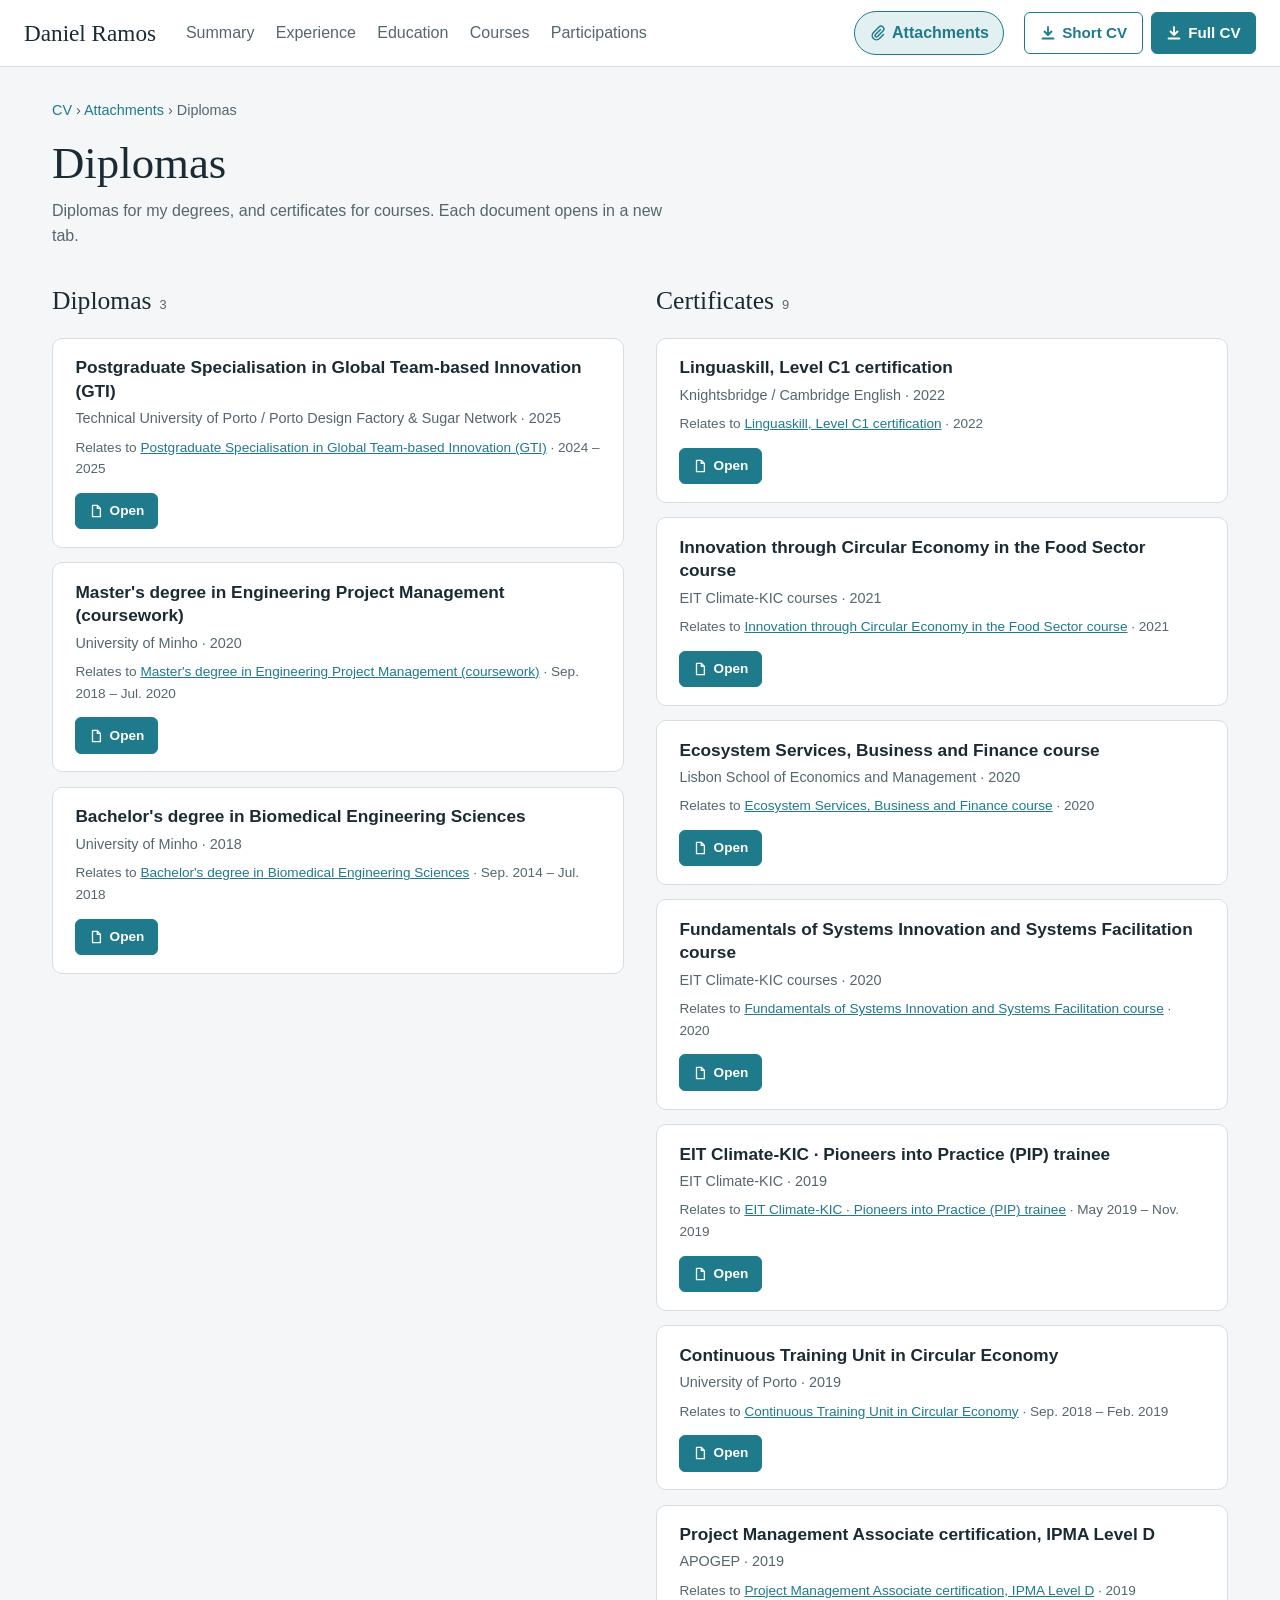
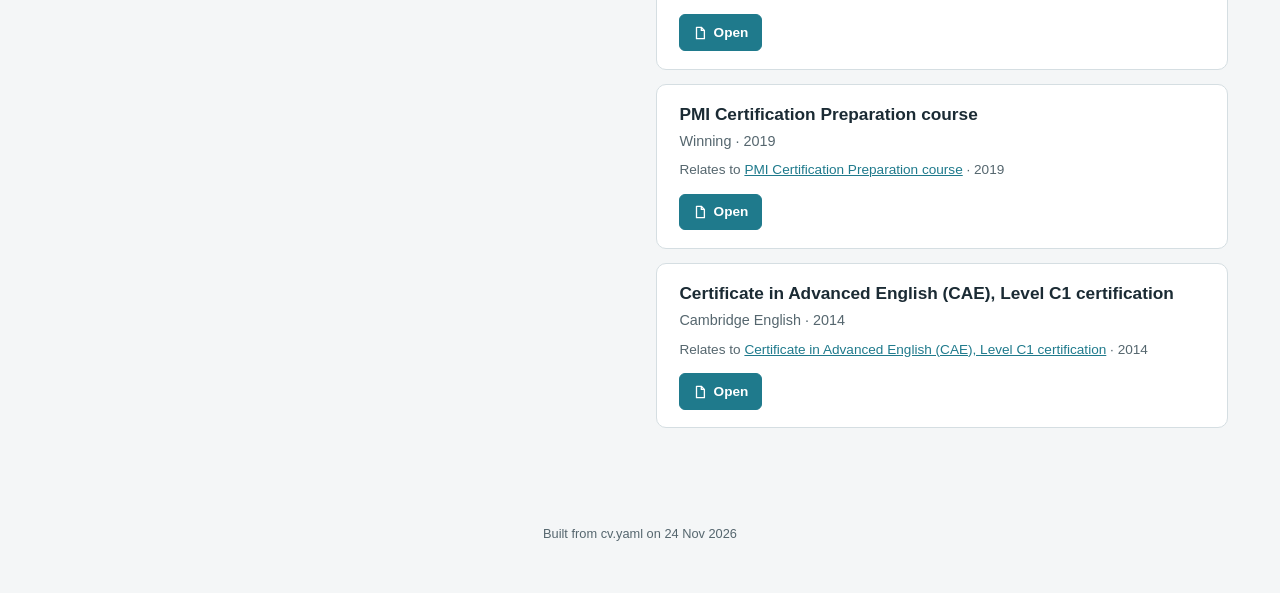
<file: diplomas.html>
<!DOCTYPE html>
<html lang="en">
<head>
<meta charset="utf-8">
<meta name="viewport" content="width=device-width, initial-scale=1">
<title>Diplomas: Daniel Ramos</title>
<meta name="description" content="Diplomas supporting the CV of Daniel Ramos.">
<link rel="stylesheet" href="style.css">
</head>
<body>

<svg width="0" height="0" style="position:absolute" aria-hidden="true">
  <symbol id="i-dl" viewBox="0 0 16 16"><path d="M8 2v8m0 0L4.5 6.5M8 10l3.5-3.5M2.5 13.5h11" stroke="currentColor" stroke-width="1.8" fill="none" stroke-linecap="round" stroke-linejoin="round"/></symbol>
  <symbol id="i-doc" viewBox="0 0 16 16"><path d="M4 1.5h5.5L13 5v9.5H4z M9.5 1.5V5H13" stroke="currentColor" stroke-width="1.5" fill="none" stroke-linejoin="round"/></symbol>
  <symbol id="i-link" viewBox="0 0 16 16"><path d="M9 2.5h4.5V7M13.5 2.5L7.5 8.5M11.5 9.5v4h-9v-9h4" stroke="currentColor" stroke-width="1.6" fill="none" stroke-linecap="round" stroke-linejoin="round"/></symbol>
  <symbol id="i-clip" viewBox="0 0 16 16"><path d="M10.5 4.5l-5 5a1.4 1.4 0 0 0 2 2l5.5-5.5a2.8 2.8 0 0 0-4-4L3.5 7.5a4.2 4.2 0 0 0 6 6l4-4" stroke="currentColor" stroke-width="1.5" fill="none" stroke-linecap="round" stroke-linejoin="round"/></symbol>
  <symbol id="i-mail" viewBox="0 0 16 16"><rect x="1.5" y="3.5" width="13" height="9" rx="1.5" stroke="currentColor" stroke-width="1.5" fill="none"/><path d="M2 4.5l6 4.5 6-4.5" stroke="currentColor" stroke-width="1.5" fill="none" stroke-linejoin="round"/></symbol>
</svg>

<header class="topbar">
  <div class="topbar-inner">
    <a class="brand serif" href="index.html#top">Daniel Ramos</a>
    <nav class="nav" aria-label="Sections">
      <a href="index.html#summary">Summary</a>
      <a href="index.html#experience">Experience</a>
      <a href="index.html#education">Education</a>
      <a href="index.html#courses">Courses</a>
      <a href="index.html#participations">Participations</a>
    </nav>
    <a class="attach-btn active" href="attachments.html"><svg><use href="#i-clip"/></svg><span>Attachments</span></a>
    <div class="downloads">
      <a class="btn ghost" href="Daniel_Ramos_CV_Short.pdf" target="_blank" rel="noopener" title="Short CV (PDF)"><svg><use href="#i-dl"/></svg><span>Short CV</span></a>
      <a class="btn primary" href="Daniel_Ramos_CV_Extended.pdf" target="_blank" rel="noopener" title="Full CV (PDF)"><svg><use href="#i-dl"/></svg><span>Full CV</span></a>
    </div>
  </div>
</header>


<main class="subpage wide">
  <p class="back"><a href="index.html">CV</a> › <a href="attachments.html">Attachments</a> › Diplomas</p>
  <h1 class="serif">Diplomas</h1>
  <p class="intro">Diplomas for my degrees, and certificates for courses. Each document opens in a new tab.</p>
  <div class="att-columns">
    <section>
      <h2 class="serif">Diplomas <span class="count">3</span></h2>
      <ul class="att-list stacked"><li class="att-card">
  <div class="att-main">
    <h3>Postgraduate Specialisation in Global Team-based Innovation (GTI)</h3>
    <p class="att-meta">Technical University of Porto / Porto Design Factory &amp; Sugar Network · 2025</p>
    <p class="relates">Relates to <a href="index.html#gti">Postgraduate Specialisation in Global Team-based Innovation (GTI)</a> · 2024 – 2025</p>
  </div>
  <div class="att-actions">
    <a class="btn primary" href="https://1drv.ms/b/c/8a19d365ff2f0085/IQAZ__gUfQxmQ6egG7L5T5vZAePhuOZ6kyyXT2YF9s0ZL8Y?e=KC00TI" target="_blank" rel="noopener"><svg><use href="#i-doc"/></svg>Open</a>
  </div>
</li><li class="att-card">
  <div class="att-main">
    <h3>Master&#39;s degree in Engineering Project Management (coursework)</h3>
    <p class="att-meta">University of Minho · 2020</p>
    <p class="relates">Relates to <a href="index.html#minho-msc">Master&#39;s degree in Engineering Project Management (coursework)</a> · Sep. 2018 – Jul. 2020</p>
  </div>
  <div class="att-actions">
    <a class="btn primary" href="https://1drv.ms/b/c/8a19d365ff2f0085/IQCFAC__ZdMZIICK_zAAAAAAAa4hBTPDi0F5Zc9U_c535tE?e=Ae9fyc" target="_blank" rel="noopener"><svg><use href="#i-doc"/></svg>Open</a>
  </div>
</li><li class="att-card">
  <div class="att-main">
    <h3>Bachelor&#39;s degree in Biomedical Engineering Sciences</h3>
    <p class="att-meta">University of Minho · 2018</p>
    <p class="relates">Relates to <a href="index.html#minho-bsc">Bachelor&#39;s degree in Biomedical Engineering Sciences</a> · Sep. 2014 – Jul. 2018</p>
  </div>
  <div class="att-actions">
    <a class="btn primary" href="https://1drv.ms/b/c/8a19d365ff2f0085/IQCFAC__ZdMZIICKmjIAAAAAASsOIps8ejfi1RgfZ1IafG0?e=FFdeP1" target="_blank" rel="noopener"><svg><use href="#i-doc"/></svg>Open</a>
  </div>
</li>
      </ul>
    </section>
    <section>
      <h2 class="serif">Certificates <span class="count">9</span></h2>
      <ul class="att-list stacked"><li class="att-card">
  <div class="att-main">
    <h3>Linguaskill, Level C1 certification</h3>
    <p class="att-meta">Knightsbridge / Cambridge English · 2022</p>
    <p class="relates">Relates to <a href="index.html#cert-languages">Linguaskill, Level C1 certification</a> · 2022</p>
  </div>
  <div class="att-actions">
    <a class="btn primary" href="https://1drv.ms/b/c/8a19d365ff2f0085/IQCFAC__ZdMZIICK4jEAAAAAATKOk4wrvXovXDhd3HeIiv8?e=HlVT4R" target="_blank" rel="noopener"><svg><use href="#i-doc"/></svg>Open</a>
  </div>
</li><li class="att-card">
  <div class="att-main">
    <h3>Innovation through Circular Economy in the Food Sector course</h3>
    <p class="att-meta">EIT Climate-KIC courses · 2021</p>
    <p class="relates">Relates to <a href="index.html#cert-eit">Innovation through Circular Economy in the Food Sector course</a> · 2021</p>
  </div>
  <div class="att-actions">
    <a class="btn primary" href="https://1drv.ms/b/c/8a19d365ff2f0085/IQCFAC__ZdMZIICKxjAAAAAAAcHYHtZisJdecreUQ5Jr77A?e=4G8CSu" target="_blank" rel="noopener"><svg><use href="#i-doc"/></svg>Open</a>
  </div>
</li><li class="att-card">
  <div class="att-main">
    <h3>Ecosystem Services, Business and Finance course</h3>
    <p class="att-meta">Lisbon School of Economics and Management · 2020</p>
    <p class="relates">Relates to <a href="index.html#cert-ecosystem">Ecosystem Services, Business and Finance course</a> · 2020</p>
  </div>
  <div class="att-actions">
    <a class="btn primary" href="https://1drv.ms/b/c/8a19d365ff2f0085/IQCFAC__ZdMZIICKJDEAAAAAAQEb_wWhQ5sRZAE-PZomFJo?e=vX9jX9" target="_blank" rel="noopener"><svg><use href="#i-doc"/></svg>Open</a>
  </div>
</li><li class="att-card">
  <div class="att-main">
    <h3>Fundamentals of Systems Innovation and Systems Facilitation course</h3>
    <p class="att-meta">EIT Climate-KIC courses · 2020</p>
    <p class="relates">Relates to <a href="index.html#cert-eit">Fundamentals of Systems Innovation and Systems Facilitation course</a> · 2020</p>
  </div>
  <div class="att-actions">
    <a class="btn primary" href="https://1drv.ms/b/c/8a19d365ff2f0085/IQCFAC__ZdMZIICKxzAAAAAAAZLNVsC9-7udCSAOjJqWs4E?e=PAfp8i" target="_blank" rel="noopener"><svg><use href="#i-doc"/></svg>Open</a>
  </div>
</li><li class="att-card">
  <div class="att-main">
    <h3>EIT Climate-KIC · Pioneers into Practice (PIP) trainee</h3>
    <p class="att-meta">EIT Climate-KIC · 2019</p>
    <p class="relates">Relates to <a href="index.html#pip-maribor">EIT Climate-KIC · Pioneers into Practice (PIP) trainee</a> · May 2019 – Nov. 2019</p>
  </div>
  <div class="att-actions">
    <a class="btn primary" href="https://1drv.ms/b/c/8a19d365ff2f0085/IQCFAC__ZdMZIICKYjEAAAAAAanJF-kUmLMT4I1akM0ANhQ?e=BHGEe3" target="_blank" rel="noopener"><svg><use href="#i-doc"/></svg>Open</a>
  </div>
</li><li class="att-card">
  <div class="att-main">
    <h3>Continuous Training Unit in Circular Economy</h3>
    <p class="att-meta">University of Porto · 2019</p>
    <p class="relates">Relates to <a href="index.html#porto-ce">Continuous Training Unit in Circular Economy</a> · Sep. 2018 – Feb. 2019</p>
  </div>
  <div class="att-actions">
    <a class="btn primary" href="https://1drv.ms/b/c/8a19d365ff2f0085/IQCFAC__ZdMZIICKYTEAAAAAAaoWytsm_MpcPcVce4tJ9nI?e=7B6Rbu" target="_blank" rel="noopener"><svg><use href="#i-doc"/></svg>Open</a>
  </div>
</li><li class="att-card">
  <div class="att-main">
    <h3>Project Management Associate certification, IPMA Level D</h3>
    <p class="att-meta">APOGEP · 2019</p>
    <p class="relates">Relates to <a href="index.html#cert-pm">Project Management Associate certification, IPMA Level D</a> · 2019</p>
  </div>
  <div class="att-actions">
    <a class="btn primary" href="https://1drv.ms/b/c/8a19d365ff2f0085/IQCFAC__ZdMZIICK9DAAAAAAAffGWIj_XI_co0VE6pxFzoQ?e=I4Qk68" target="_blank" rel="noopener"><svg><use href="#i-doc"/></svg>Open</a>
  </div>
</li><li class="att-card">
  <div class="att-main">
    <h3>PMI Certification Preparation course</h3>
    <p class="att-meta">Winning · 2019</p>
    <p class="relates">Relates to <a href="index.html#cert-pm">PMI Certification Preparation course</a> · 2019</p>
  </div>
  <div class="att-actions">
    <a class="btn primary" href="https://1drv.ms/b/c/8a19d365ff2f0085/IQCFAC__ZdMZIICKIjEAAAAAAYeTbyKiJKqz0iAod7VzXZA?e=8d17OD" target="_blank" rel="noopener"><svg><use href="#i-doc"/></svg>Open</a>
  </div>
</li><li class="att-card">
  <div class="att-main">
    <h3>Certificate in Advanced English (CAE), Level C1 certification</h3>
    <p class="att-meta">Cambridge English · 2014</p>
    <p class="relates">Relates to <a href="index.html#cert-languages">Certificate in Advanced English (CAE), Level C1 certification</a> · 2014</p>
  </div>
  <div class="att-actions">
    <a class="btn primary" href="https://1drv.ms/b/c/8a19d365ff2f0085/IQCFAC__ZdMZIICKzjAAAAAAAQDxrmFy7xjrei_ZGdTbXGs?e=qH5wQq" target="_blank" rel="noopener"><svg><use href="#i-doc"/></svg>Open</a>
  </div>
</li>
      </ul>
    </section>
  </div>
</main>


<footer>Built from cv.yaml on 24 Nov 2026</footer>

</body>
</html>
</file>
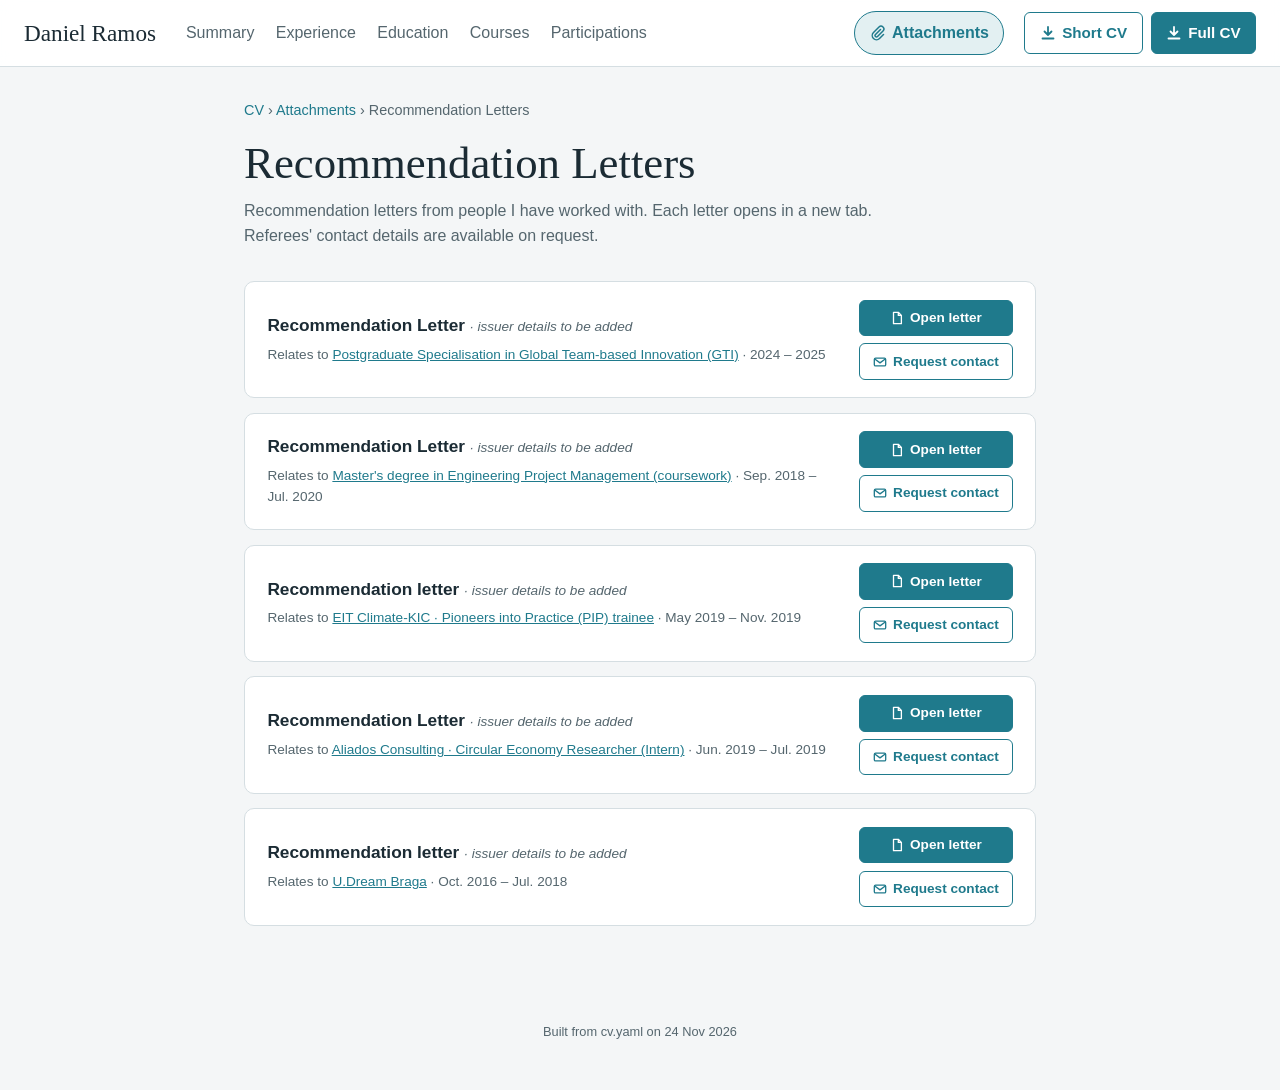
<file: letters.html>
<!DOCTYPE html>
<html lang="en">
<head>
<meta charset="utf-8">
<meta name="viewport" content="width=device-width, initial-scale=1">
<title>Recommendation Letters: Daniel Ramos</title>
<meta name="description" content="Recommendation Letters supporting the CV of Daniel Ramos.">
<link rel="stylesheet" href="style.css">
</head>
<body>

<svg width="0" height="0" style="position:absolute" aria-hidden="true">
  <symbol id="i-dl" viewBox="0 0 16 16"><path d="M8 2v8m0 0L4.5 6.5M8 10l3.5-3.5M2.5 13.5h11" stroke="currentColor" stroke-width="1.8" fill="none" stroke-linecap="round" stroke-linejoin="round"/></symbol>
  <symbol id="i-doc" viewBox="0 0 16 16"><path d="M4 1.5h5.5L13 5v9.5H4z M9.5 1.5V5H13" stroke="currentColor" stroke-width="1.5" fill="none" stroke-linejoin="round"/></symbol>
  <symbol id="i-link" viewBox="0 0 16 16"><path d="M9 2.5h4.5V7M13.5 2.5L7.5 8.5M11.5 9.5v4h-9v-9h4" stroke="currentColor" stroke-width="1.6" fill="none" stroke-linecap="round" stroke-linejoin="round"/></symbol>
  <symbol id="i-clip" viewBox="0 0 16 16"><path d="M10.5 4.5l-5 5a1.4 1.4 0 0 0 2 2l5.5-5.5a2.8 2.8 0 0 0-4-4L3.5 7.5a4.2 4.2 0 0 0 6 6l4-4" stroke="currentColor" stroke-width="1.5" fill="none" stroke-linecap="round" stroke-linejoin="round"/></symbol>
  <symbol id="i-mail" viewBox="0 0 16 16"><rect x="1.5" y="3.5" width="13" height="9" rx="1.5" stroke="currentColor" stroke-width="1.5" fill="none"/><path d="M2 4.5l6 4.5 6-4.5" stroke="currentColor" stroke-width="1.5" fill="none" stroke-linejoin="round"/></symbol>
</svg>

<header class="topbar">
  <div class="topbar-inner">
    <a class="brand serif" href="index.html#top">Daniel Ramos</a>
    <nav class="nav" aria-label="Sections">
      <a href="index.html#summary">Summary</a>
      <a href="index.html#experience">Experience</a>
      <a href="index.html#education">Education</a>
      <a href="index.html#courses">Courses</a>
      <a href="index.html#participations">Participations</a>
    </nav>
    <a class="attach-btn active" href="attachments.html"><svg><use href="#i-clip"/></svg><span>Attachments</span></a>
    <div class="downloads">
      <a class="btn ghost" href="Daniel_Ramos_CV_Short.pdf" target="_blank" rel="noopener" title="Short CV (PDF)"><svg><use href="#i-dl"/></svg><span>Short CV</span></a>
      <a class="btn primary" href="Daniel_Ramos_CV_Extended.pdf" target="_blank" rel="noopener" title="Full CV (PDF)"><svg><use href="#i-dl"/></svg><span>Full CV</span></a>
    </div>
  </div>
</header>


<main class="subpage">
  <p class="back"><a href="index.html">CV</a> › <a href="attachments.html">Attachments</a> › Recommendation Letters</p>
  <h1 class="serif">Recommendation Letters</h1>
  <p class="intro">Recommendation letters from people I have worked with. Each letter opens in a new tab. Referees&#39; contact details are available on request.</p>
  <ul class="att-list"><li class="att-card">
  <div class="att-main">
    <h3>Recommendation Letter <span class="pending">· issuer details to be added</span></h3>
    <p class="relates">Relates to <a href="index.html#gti">Postgraduate Specialisation in Global Team-based Innovation (GTI)</a> · 2024 – 2025</p>
  </div>
  <div class="att-actions">
    <a class="btn primary" href="https://1drv.ms/b/c/8a19d365ff2f0085/IQBEGL6NyKgfRL-zOfK8lyE1AaFZSm6fugpn64TIP8Hmy8U?e=7qaSgp" target="_blank" rel="noopener"><svg><use href="#i-doc"/></svg>Open letter</a>
    <a class="btn ghost" href="mailto:danielramos.personal@gmail.com?subject=Referee%20contact%20request%3A%20Postgraduate%20Specialisation%20in%20Global%20Team-based%20Innovation%20%28GTI%29&amp;body=Hello%20Daniel%2C%0A%0ACould%20you%20please%20share%20the%20contact%20details%20of%20the%20author%20of%20the%20letter%20related%20to%20Postgraduate%20Specialisation%20in%20Global%20Team-based%20Innovation%20%28GTI%29%3F%0A%0AMy%20name%20and%20organisation%3A%0A"><svg><use href="#i-mail"/></svg>Request contact</a>
  </div>
</li><li class="att-card">
  <div class="att-main">
    <h3>Recommendation Letter <span class="pending">· issuer details to be added</span></h3>
    <p class="relates">Relates to <a href="index.html#minho-msc">Master&#39;s degree in Engineering Project Management (coursework)</a> · Sep. 2018 – Jul. 2020</p>
  </div>
  <div class="att-actions">
    <a class="btn primary" href="https://1drv.ms/b/c/8a19d365ff2f0085/IQCFAC__ZdMZIICK1TAAAAAAAQmV-MOcIYuGYQikG_oNJPg?e=5DW09a" target="_blank" rel="noopener"><svg><use href="#i-doc"/></svg>Open letter</a>
    <a class="btn ghost" href="mailto:danielramos.personal@gmail.com?subject=Referee%20contact%20request%3A%20Master%27s%20degree%20in%20Engineering%20Project%20Management%20%28coursework%29&amp;body=Hello%20Daniel%2C%0A%0ACould%20you%20please%20share%20the%20contact%20details%20of%20the%20author%20of%20the%20letter%20related%20to%20Master%27s%20degree%20in%20Engineering%20Project%20Management%20%28coursework%29%3F%0A%0AMy%20name%20and%20organisation%3A%0A"><svg><use href="#i-mail"/></svg>Request contact</a>
  </div>
</li><li class="att-card">
  <div class="att-main">
    <h3>Recommendation letter <span class="pending">· issuer details to be added</span></h3>
    <p class="relates">Relates to <a href="index.html#pip-maribor">EIT Climate-KIC · Pioneers into Practice (PIP) trainee</a> · May 2019 – Nov. 2019</p>
  </div>
  <div class="att-actions">
    <a class="btn primary" href="https://1drv.ms/b/c/8a19d365ff2f0085/IQCFAC__ZdMZIICKbTEAAAAAASNOQvRAVG5K9m9awqSDk-c?e=VgTwwV" target="_blank" rel="noopener"><svg><use href="#i-doc"/></svg>Open letter</a>
    <a class="btn ghost" href="mailto:danielramos.personal@gmail.com?subject=Referee%20contact%20request%3A%20EIT%20Climate-KIC%20%C2%B7%20Pioneers%20into%20Practice%20%28PIP%29%20trainee&amp;body=Hello%20Daniel%2C%0A%0ACould%20you%20please%20share%20the%20contact%20details%20of%20the%20author%20of%20the%20letter%20related%20to%20EIT%20Climate-KIC%20%C2%B7%20Pioneers%20into%20Practice%20%28PIP%29%20trainee%3F%0A%0AMy%20name%20and%20organisation%3A%0A"><svg><use href="#i-mail"/></svg>Request contact</a>
  </div>
</li><li class="att-card">
  <div class="att-main">
    <h3>Recommendation Letter <span class="pending">· issuer details to be added</span></h3>
    <p class="relates">Relates to <a href="index.html#aliados">Aliados Consulting · Circular Economy Researcher (Intern)</a> · Jun. 2019 – Jul. 2019</p>
  </div>
  <div class="att-actions">
    <a class="btn primary" href="https://1drv.ms/b/c/8a19d365ff2f0085/IQCFAC__ZdMZIICK2jAAAAAAAa7qYZCO0xcNUeWmx-N6Ec8?e=5BIv2d" target="_blank" rel="noopener"><svg><use href="#i-doc"/></svg>Open letter</a>
    <a class="btn ghost" href="mailto:danielramos.personal@gmail.com?subject=Referee%20contact%20request%3A%20Aliados%20Consulting%20%C2%B7%20Circular%20Economy%20Researcher%20%28Intern%29&amp;body=Hello%20Daniel%2C%0A%0ACould%20you%20please%20share%20the%20contact%20details%20of%20the%20author%20of%20the%20letter%20related%20to%20Aliados%20Consulting%20%C2%B7%20Circular%20Economy%20Researcher%20%28Intern%29%3F%0A%0AMy%20name%20and%20organisation%3A%0A"><svg><use href="#i-mail"/></svg>Request contact</a>
  </div>
</li><li class="att-card">
  <div class="att-main">
    <h3>Recommendation letter <span class="pending">· issuer details to be added</span></h3>
    <p class="relates">Relates to <a href="index.html#udream">U.Dream Braga</a> · Oct. 2016 – Jul. 2018</p>
  </div>
  <div class="att-actions">
    <a class="btn primary" href="https://1drv.ms/b/c/8a19d365ff2f0085/IQDCbk2CPpbOQJ30gwM4-z6GAWS-Oehiyz18rhPnsIZKDbU?e=FUuwaA" target="_blank" rel="noopener"><svg><use href="#i-doc"/></svg>Open letter</a>
    <a class="btn ghost" href="mailto:danielramos.personal@gmail.com?subject=Referee%20contact%20request%3A%20U.Dream%20Braga&amp;body=Hello%20Daniel%2C%0A%0ACould%20you%20please%20share%20the%20contact%20details%20of%20the%20author%20of%20the%20letter%20related%20to%20U.Dream%20Braga%3F%0A%0AMy%20name%20and%20organisation%3A%0A"><svg><use href="#i-mail"/></svg>Request contact</a>
  </div>
</li>
  </ul>
</main>


<footer>Built from cv.yaml on 24 Nov 2026</footer>

</body>
</html>
</file>
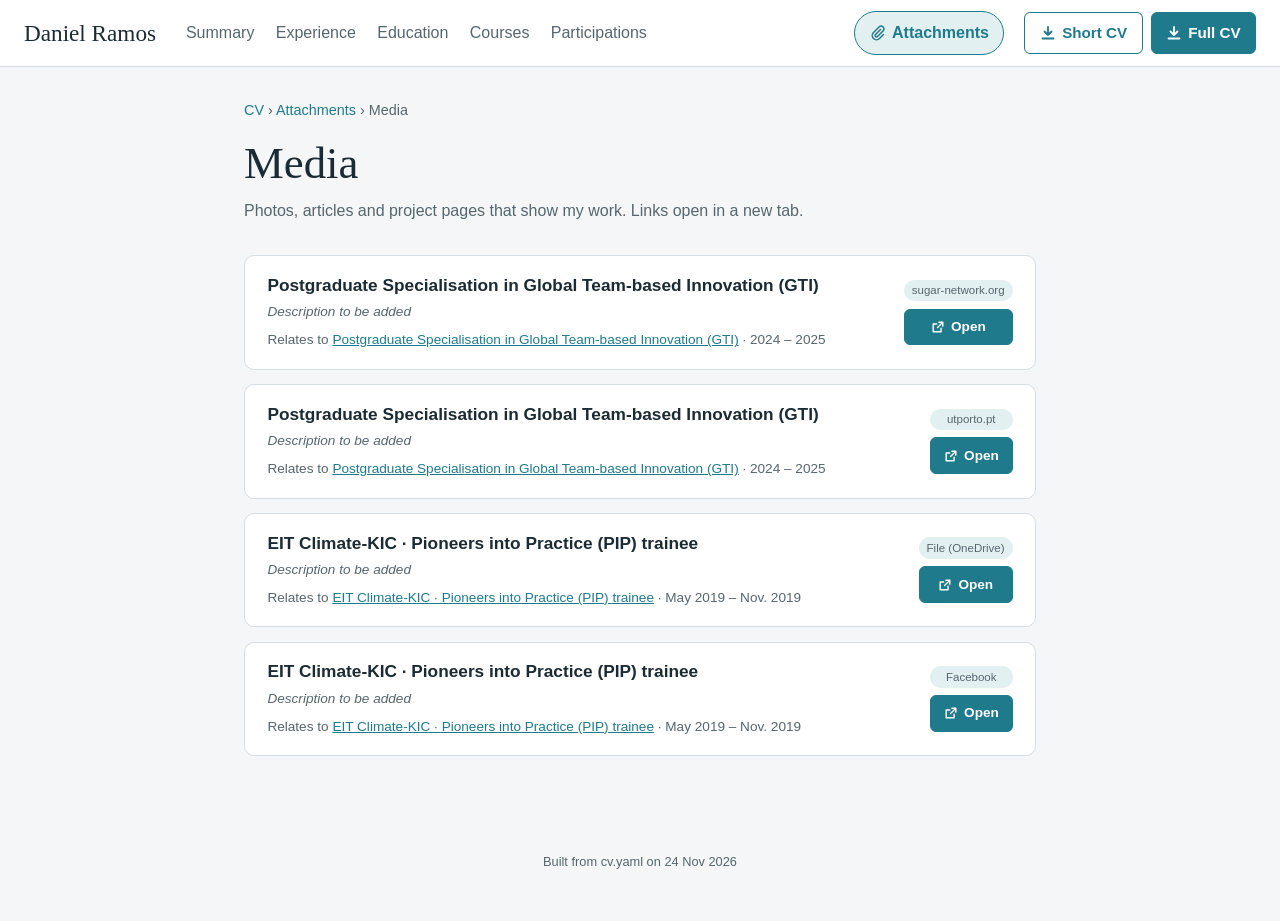
<file: media.html>
<!DOCTYPE html>
<html lang="en">
<head>
<meta charset="utf-8">
<meta name="viewport" content="width=device-width, initial-scale=1">
<title>Media: Daniel Ramos</title>
<meta name="description" content="Media supporting the CV of Daniel Ramos.">
<link rel="stylesheet" href="style.css">
</head>
<body>

<svg width="0" height="0" style="position:absolute" aria-hidden="true">
  <symbol id="i-dl" viewBox="0 0 16 16"><path d="M8 2v8m0 0L4.5 6.5M8 10l3.5-3.5M2.5 13.5h11" stroke="currentColor" stroke-width="1.8" fill="none" stroke-linecap="round" stroke-linejoin="round"/></symbol>
  <symbol id="i-doc" viewBox="0 0 16 16"><path d="M4 1.5h5.5L13 5v9.5H4z M9.5 1.5V5H13" stroke="currentColor" stroke-width="1.5" fill="none" stroke-linejoin="round"/></symbol>
  <symbol id="i-link" viewBox="0 0 16 16"><path d="M9 2.5h4.5V7M13.5 2.5L7.5 8.5M11.5 9.5v4h-9v-9h4" stroke="currentColor" stroke-width="1.6" fill="none" stroke-linecap="round" stroke-linejoin="round"/></symbol>
  <symbol id="i-clip" viewBox="0 0 16 16"><path d="M10.5 4.5l-5 5a1.4 1.4 0 0 0 2 2l5.5-5.5a2.8 2.8 0 0 0-4-4L3.5 7.5a4.2 4.2 0 0 0 6 6l4-4" stroke="currentColor" stroke-width="1.5" fill="none" stroke-linecap="round" stroke-linejoin="round"/></symbol>
  <symbol id="i-mail" viewBox="0 0 16 16"><rect x="1.5" y="3.5" width="13" height="9" rx="1.5" stroke="currentColor" stroke-width="1.5" fill="none"/><path d="M2 4.5l6 4.5 6-4.5" stroke="currentColor" stroke-width="1.5" fill="none" stroke-linejoin="round"/></symbol>
</svg>

<header class="topbar">
  <div class="topbar-inner">
    <a class="brand serif" href="index.html#top">Daniel Ramos</a>
    <nav class="nav" aria-label="Sections">
      <a href="index.html#summary">Summary</a>
      <a href="index.html#experience">Experience</a>
      <a href="index.html#education">Education</a>
      <a href="index.html#courses">Courses</a>
      <a href="index.html#participations">Participations</a>
    </nav>
    <a class="attach-btn active" href="attachments.html"><svg><use href="#i-clip"/></svg><span>Attachments</span></a>
    <div class="downloads">
      <a class="btn ghost" href="Daniel_Ramos_CV_Short.pdf" target="_blank" rel="noopener" title="Short CV (PDF)"><svg><use href="#i-dl"/></svg><span>Short CV</span></a>
      <a class="btn primary" href="Daniel_Ramos_CV_Extended.pdf" target="_blank" rel="noopener" title="Full CV (PDF)"><svg><use href="#i-dl"/></svg><span>Full CV</span></a>
    </div>
  </div>
</header>


<main class="subpage">
  <p class="back"><a href="index.html">CV</a> › <a href="attachments.html">Attachments</a> › Media</p>
  <h1 class="serif">Media</h1>
  <p class="intro">Photos, articles and project pages that show my work. Links open in a new tab.</p>
  <ul class="att-list"><li class="att-card">
  <div class="att-main">
    <h3>Postgraduate Specialisation in Global Team-based Innovation (GTI)</h3><p class="att-meta pending">Description to be added</p>
    <p class="relates">Relates to <a href="index.html#gti">Postgraduate Specialisation in Global Team-based Innovation (GTI)</a> · 2024 – 2025</p>
  </div>
  <div class="att-actions">
    <span class="kind">sugar-network.org</span>
    <a class="btn primary" href="https://www.sugar-network.org/en/projects/player-0-2024-25/" target="_blank" rel="noopener"><svg><use href="#i-link"/></svg>Open</a>
  </div>
</li><li class="att-card">
  <div class="att-main">
    <h3>Postgraduate Specialisation in Global Team-based Innovation (GTI)</h3><p class="att-meta pending">Description to be added</p>
    <p class="relates">Relates to <a href="index.html#gti">Postgraduate Specialisation in Global Team-based Innovation (GTI)</a> · 2024 – 2025</p>
  </div>
  <div class="att-actions">
    <span class="kind">utporto.pt</span>
    <a class="btn primary" href="https://www.utporto.pt/noticias/equipas-da-pos-graduacao-em-gti-da-porto-design-factory-representaram-portugal-na-sugar-expo-na-sap-labs" target="_blank" rel="noopener"><svg><use href="#i-link"/></svg>Open</a>
  </div>
</li><li class="att-card">
  <div class="att-main">
    <h3>EIT Climate-KIC · Pioneers into Practice (PIP) trainee</h3><p class="att-meta pending">Description to be added</p>
    <p class="relates">Relates to <a href="index.html#pip-maribor">EIT Climate-KIC · Pioneers into Practice (PIP) trainee</a> · May 2019 – Nov. 2019</p>
  </div>
  <div class="att-actions">
    <span class="kind">File (OneDrive)</span>
    <a class="btn primary" href="https://1drv.ms/b/c/8a19d365ff2f0085/IQCYS03khYY8T6g4ZEWaHvpeAVyMrxrAo3sP3s7tUxN_wU4?e=eWPwon" target="_blank" rel="noopener"><svg><use href="#i-link"/></svg>Open</a>
  </div>
</li><li class="att-card">
  <div class="att-main">
    <h3>EIT Climate-KIC · Pioneers into Practice (PIP) trainee</h3><p class="att-meta pending">Description to be added</p>
    <p class="relates">Relates to <a href="index.html#pip-maribor">EIT Climate-KIC · Pioneers into Practice (PIP) trainee</a> · May 2019 – Nov. 2019</p>
  </div>
  <div class="att-actions">
    <span class="kind">Facebook</span>
    <a class="btn primary" href="https://www.facebook.com/climatetalent/photos/2461295827489745" target="_blank" rel="noopener"><svg><use href="#i-link"/></svg>Open</a>
  </div>
</li>
  </ul>
</main>


<footer>Built from cv.yaml on 24 Nov 2026</footer>

</body>
</html>
</file>
<file: style.css>
/* Web CV styles. Colours are set once here as variables (--name). */
:root {
  --bg: #f4f6f7;
  --paper: #ffffff;
  --ink: #1b2b34;
  --muted: #55666e;
  --accent: #1f7a8c;
  --accent-soft: #e3f0f2;
  --line: #d5dee2;
  --bar-h: 4.2rem;
  color-scheme: light;
}
@media (prefers-color-scheme: dark) {
  :root {
    --bg: #11191d; --paper: #172227; --ink: #e6eef1; --muted: #9db0b8;
    --accent: #5cc0d3; --accent-soft: #1d3239; --line: #2c3d44;
    color-scheme: dark;
  }
}
* { box-sizing: border-box; }
html { scroll-behavior: smooth; scroll-padding-top: calc(var(--bar-h) + 1rem); }
@media (prefers-reduced-motion: reduce) { html { scroll-behavior: auto; } }
body {
  margin: 0; background: var(--bg); color: var(--ink);
  font-family: "Helvetica Neue", Arial, system-ui, sans-serif;
  font-size: 16px; line-height: 1.6;
}
a { color: var(--accent); }
a:focus-visible { outline: 3px solid var(--accent); outline-offset: 3px; border-radius: 4px; }
.serif { font-family: "Iowan Old Style", Georgia, "Times New Roman", serif; }

/* ---------- Top bar ---------- */
.topbar {
  position: sticky; top: 0; z-index: 10; height: var(--bar-h);
  background: color-mix(in srgb, var(--paper) 92%, transparent);
  backdrop-filter: blur(8px);
  border-bottom: 1px solid var(--line);
}
.topbar-inner {
  max-width: 90rem; height: 100%; margin: 0 auto; padding: 0 1.5rem;
  display: flex; align-items: center; gap: 1.25rem;
}
.brand { font-weight: 400; font-size: 1.45rem; color: var(--ink); text-decoration: none; white-space: nowrap; }
.nav { display: flex; gap: .1rem; overflow-x: auto; scrollbar-width: none; }
.nav a {
  padding: .4rem .62rem; border-radius: 999px; color: var(--muted);
  text-decoration: none; font-size: 1rem; white-space: nowrap;
}
.nav a:hover { color: var(--ink); background: var(--accent-soft); }
.nav a.active { color: var(--accent); background: var(--accent-soft); font-weight: 600; }
.attach-btn {
  margin-left: auto; display: inline-flex; align-items: center; gap: .4rem; flex: none;
  padding: .5rem .9rem; border-radius: 999px; font-size: 1rem; font-weight: 600;
  color: var(--ink); text-decoration: none; border: 1px solid var(--line);
}
.attach-btn svg { width: 16px; height: 16px; color: var(--accent); }
.attach-btn:hover { background: var(--accent-soft); }
.attach-btn.active { background: var(--accent-soft); border-color: var(--accent); color: var(--accent); }
.downloads { display: flex; gap: .5rem; flex: none; }
.btn {
  display: inline-flex; align-items: center; gap: .4rem;
  padding: .4rem .8rem; border-radius: 6px; font-size: .85rem; font-weight: 600;
  text-decoration: none; white-space: nowrap; border: 1px solid var(--accent);
}
.btn.primary { background: var(--accent); color: var(--paper); }
.btn.ghost { color: var(--accent); background: transparent; }
.btn svg { width: 14px; height: 14px; }
.downloads .btn { padding: .5rem .9rem; font-size: .95rem; }
/* Medium screens: the name moves out of the bar so all buttons fit */
@media (max-width: 1180px) { .brand { display: none; } }
@media (max-width: 640px) {
  .attach-btn span { display: none; }
  .hub-card { padding: 1rem 1.1rem; gap: .9rem; align-items: flex-start; }
  .hub-arrow { display: none; }
  .hub-title { font-size: 1.25rem; }
}
.downloads .btn svg { width: 16px; height: 16px; }

/* ---------- Layout ---------- */
.layout {
  max-width: 80rem; margin: 0 auto; padding: 0 1.25rem;
  display: grid; grid-template-columns: 13rem minmax(0, 1fr); gap: 2.5rem;
}
.sidemenu { position: sticky; top: calc(var(--bar-h) + 2rem); align-self: start; padding-top: 2rem; }
.sidemenu nav { opacity: 0; transform: translateX(-6px); transition: opacity .25s, transform .25s; }
.sidemenu nav.show { opacity: 1; transform: none; }
.sidemenu h2 {
  font-size: .75rem; letter-spacing: .08em; text-transform: uppercase;
  color: var(--muted); margin: 0 0 .6rem; font-weight: 600;
}
.sidemenu ol { list-style: none; margin: 0; padding: 0; border-left: 2px solid var(--line); }
.sidemenu li a {
  display: block; padding: .3rem 0 .3rem .8rem; margin-left: -2px;
  border-left: 2px solid transparent; color: var(--muted);
  text-decoration: none; font-size: .85rem; line-height: 1.35;
}
.sidemenu li a small { display: block; font-size: .75rem; opacity: .8; }
.sidemenu li a:hover { color: var(--ink); }
.sidemenu li a.active { color: var(--accent); border-left-color: var(--accent); font-weight: 600; }

main { padding: 2rem 0 6rem; min-width: 0; }

/* ---------- Hero ---------- */
.hero { display: grid; grid-template-columns: 1fr auto; gap: 2rem; align-items: center; padding: 2rem 0 1rem; }
.hero h1 { font-weight: 400; font-size: clamp(2.4rem, 6vw, 3.4rem); line-height: 1.1; margin: 0 0 .4rem; }
.hero .role { color: var(--accent); font-weight: 600; margin: 0 0 1rem; }
.contact { list-style: none; margin: 0; padding: 0; display: flex; flex-wrap: wrap; gap: .4rem 1.5rem; color: var(--muted); font-size: .95rem; }
.contact a { color: var(--ink); text-decoration-color: var(--accent); text-underline-offset: .25em; }
.hero svg { width: 11rem; height: auto; }
.edge { stroke: var(--line); stroke-width: 1.4; fill: none; }
.node { fill: var(--accent); } .node.quiet { fill: var(--muted); }

/* ---------- Sections ---------- */
section.cv { padding-top: 2.5rem; }
section.cv > h2 {
  font-weight: 400; font-size: 1.9rem; margin: 0 0 1.25rem;
  display: flex; align-items: baseline; gap: .75rem;
}
section.cv > h2::after { content: ""; flex: 1; height: 1px; background: var(--line); }

.card { background: var(--paper); border: 1px solid var(--line); border-radius: 10px; padding: 1.25rem 1.5rem; }
.card ul { margin: 0; padding-left: 1.1rem; }
.card li { margin: .25rem 0; }
b { font-weight: 600; }

.entry {
  display: grid; grid-template-columns: 9.5rem minmax(0, 1fr); gap: 1.5rem;
  padding: 1.4rem 0; border-top: 1px solid var(--line);
}
.entry:first-of-type { border-top: 0; }
.when { color: var(--muted); font-size: .85rem; line-height: 1.4; padding-top: .2rem; }
.when .where { display: block; margin-top: .3rem; font-size: .8rem; }
.entry h3 { margin: 0; font-size: 1.1rem; line-height: 1.35; }
.entry h3 + h3 { margin-top: .15rem; }
.entry h3 .org { font-weight: 700; }
.entry h3 .title { font-weight: 400; color: var(--muted); }
.entry h3 .title::before { content: " · "; }
.note { font-size: .85rem; color: var(--muted); font-style: italic; margin: .35rem 0 0; }
.entry ul { margin: .6rem 0 0; padding-left: 1.1rem; }
.entry li { margin: .3rem 0; }
.entry li ul { margin-top: .2rem; }
.courses { display: flex; flex-wrap: wrap; gap: .35rem; align-items: center; margin: .7rem 0 0; }
.courses-label { font-size: .78rem; font-weight: 600; color: var(--muted); margin-right: .2rem; }
.tag.course {
  font-size: .78rem; padding: .15rem .6rem; background: transparent;
  border: 1px solid var(--line); color: var(--ink);
}
.list .attach { margin-left: .5rem; vertical-align: 1px; }

.meta-row { display: flex; flex-wrap: wrap; gap: .4rem; margin-top: .8rem; align-items: center; }
.meta-row:empty { display: none; }
.tag {
  font-size: .72rem; padding: .1rem .5rem; border-radius: 999px;
  background: var(--accent-soft); color: var(--muted);
}
.attach {
  display: inline-flex; align-items: center; gap: .3rem;
  font-size: .78rem; font-weight: 600; padding: .2rem .6rem; border-radius: 6px;
  border: 1px solid var(--accent); color: var(--accent); text-decoration: none;
}
.attach:hover { background: var(--accent); color: var(--paper); }
.attach svg { width: 12px; height: 12px; }

/* Grouped entries (one heading, several roles) */
.roles { margin-top: .5rem; border-left: 2px solid var(--line); padding-left: 1rem; }
.role-item { margin-top: .9rem; }
.roles h4 { margin: 0; font-size: 1rem; }
.roles h4 .sub { font-weight: 400; color: var(--muted); }
.roles .dates { font-size: .82rem; color: var(--muted); }

/* Short text under a section title (e.g. "under construction"), from cv.yaml section_notes */
.section-note { margin: -.4rem 0 1rem; font-size: .9rem; font-style: italic; color: var(--muted); }

/* Compact lists (participations, courses, additional experience) */
.list { list-style: none; margin: 0; padding: 0; }
.list > li {
  display: grid; grid-template-columns: 9.5rem minmax(0, 1fr); gap: 1.5rem;
  padding: .55rem 0; border-top: 1px solid var(--line);
}
.list > li:first-child { border-top: 0; }
.list .date { color: var(--muted); font-size: .85rem; padding-top: .1rem; }
.list .what { font-weight: 600; }
.list .detail { color: var(--muted); }
.other { padding: 1.4rem 0 0; border-top: 1px solid var(--line); }
.other h3 { margin: 0 0 .5rem; font-size: 1.1rem; }
.cert-group { padding: 1rem 0; border-top: 1px solid var(--line); }
.cert-group:first-of-type { border-top: 0; }
.cert-group h3 { margin: 0 0 .3rem; font-size: 1.05rem; }

/* ---------- Attachment sub-pages ---------- */
.subpage { max-width: 52rem; margin: 0 auto; padding: 2rem 1.25rem 4rem; }
.subpage .back { margin: 0 0 1rem; font-size: .9rem; }
.subpage .back a { text-decoration: none; }
.subpage h1 { font-weight: 400; font-size: clamp(2rem, 5vw, 2.8rem); line-height: 1.15; margin: 0 0 .5rem; }
.subpage .intro { color: var(--muted); margin: 0 0 2rem; max-width: 40rem; }
.att-list { list-style: none; margin: 0; padding: 0; display: grid; gap: .9rem; }
.att-card {
  display: flex; gap: 1.5rem; justify-content: space-between; align-items: center;
  background: var(--paper); border: 1px solid var(--line); border-radius: 10px; padding: 1.1rem 1.4rem;
}
.att-main { min-width: 0; }
.att-card h3 { font-size: 1.08rem; margin: 0 0 .25rem; line-height: 1.35; }
/* Attachments overview page */
.hub-list { list-style: none; margin: 0; padding: 0; display: grid; gap: 1rem; }
.hub-card {
  display: flex; align-items: center; gap: 1.2rem; padding: 1.3rem 1.5rem;
  background: var(--paper); border: 1px solid var(--line); border-radius: 12px;
  color: var(--ink); text-decoration: none; transition: border-color .15s, transform .15s;
}
.hub-card:hover { border-color: var(--accent); transform: translateY(-1px); }
.hub-icon {
  flex: none; width: 2.8rem; height: 2.8rem; border-radius: 50%; display: grid; place-items: center;
  background: var(--accent-soft); color: var(--accent);
}
.hub-icon svg { width: 20px; height: 20px; }
.hub-text { display: grid; gap: .2rem; min-width: 0; }
.hub-title { font-size: 1.45rem; }
.hub-title .count, .att-columns .count { font-family: "Helvetica Neue", Arial, sans-serif; font-size: .8rem; color: var(--muted); }
.hub-intro { color: var(--muted); font-size: .92rem; }
.hub-arrow { margin-left: auto; color: var(--accent); font-size: 1.4rem; }
.back a { text-decoration: none; }
.back { color: var(--muted); }

/* Two lists side by side (Diplomas page) */
.subpage.wide { max-width: 76rem; }
.att-columns { display: grid; grid-template-columns: 1fr 1fr; gap: 2rem; align-items: start; }
.att-columns h2 { font-weight: 400; font-size: 1.6rem; margin: 0 0 1rem; display: flex; align-items: baseline; gap: .5rem; }
.att-columns .count { font-family: "Helvetica Neue", Arial, sans-serif; font-size: .8rem; color: var(--muted); }
/* In a column the card is narrower: button goes under the text */
.att-list.stacked .att-card { flex-direction: column; align-items: stretch; gap: .8rem; }
.att-list.stacked .att-actions { flex-direction: row; }
@media (max-width: 900px) { .att-columns { grid-template-columns: 1fr; } }
.att-meta { margin: 0 0 .15rem; color: var(--muted); font-size: .9rem; }
.relates { margin: .4rem 0 0; font-size: .85rem; color: var(--muted); }
.pending { color: var(--muted); font-weight: 400; font-style: italic; font-size: .85rem; }
.att-actions { display: flex; flex-direction: column; align-items: stretch; gap: .45rem; flex: none; }
.att-actions .btn { justify-content: center; }
.kind {
  font-size: .72rem; text-align: center; padding: .1rem .5rem; border-radius: 999px;
  background: var(--accent-soft); color: var(--muted);
}
@media (max-width: 640px) {
  .att-card { flex-direction: column; align-items: stretch; }
  .att-actions { flex-direction: row; flex-wrap: wrap; }
}

footer { color: var(--muted); font-size: .8rem; text-align: center; padding: 2rem 0 3rem; }

/* ---------- Small screens ---------- */
@media (max-width: 1000px) {
  .layout { grid-template-columns: minmax(0, 1fr); }
  .sidemenu { display: none; }
  .brand { display: none; }
}
@media (max-width: 640px) {
  .downloads .btn span { display: none; }
  .hero { grid-template-columns: 1fr; }
  .hero svg { display: none; }
  .entry, .list > li { grid-template-columns: 1fr; gap: .2rem; }
}
</file>
